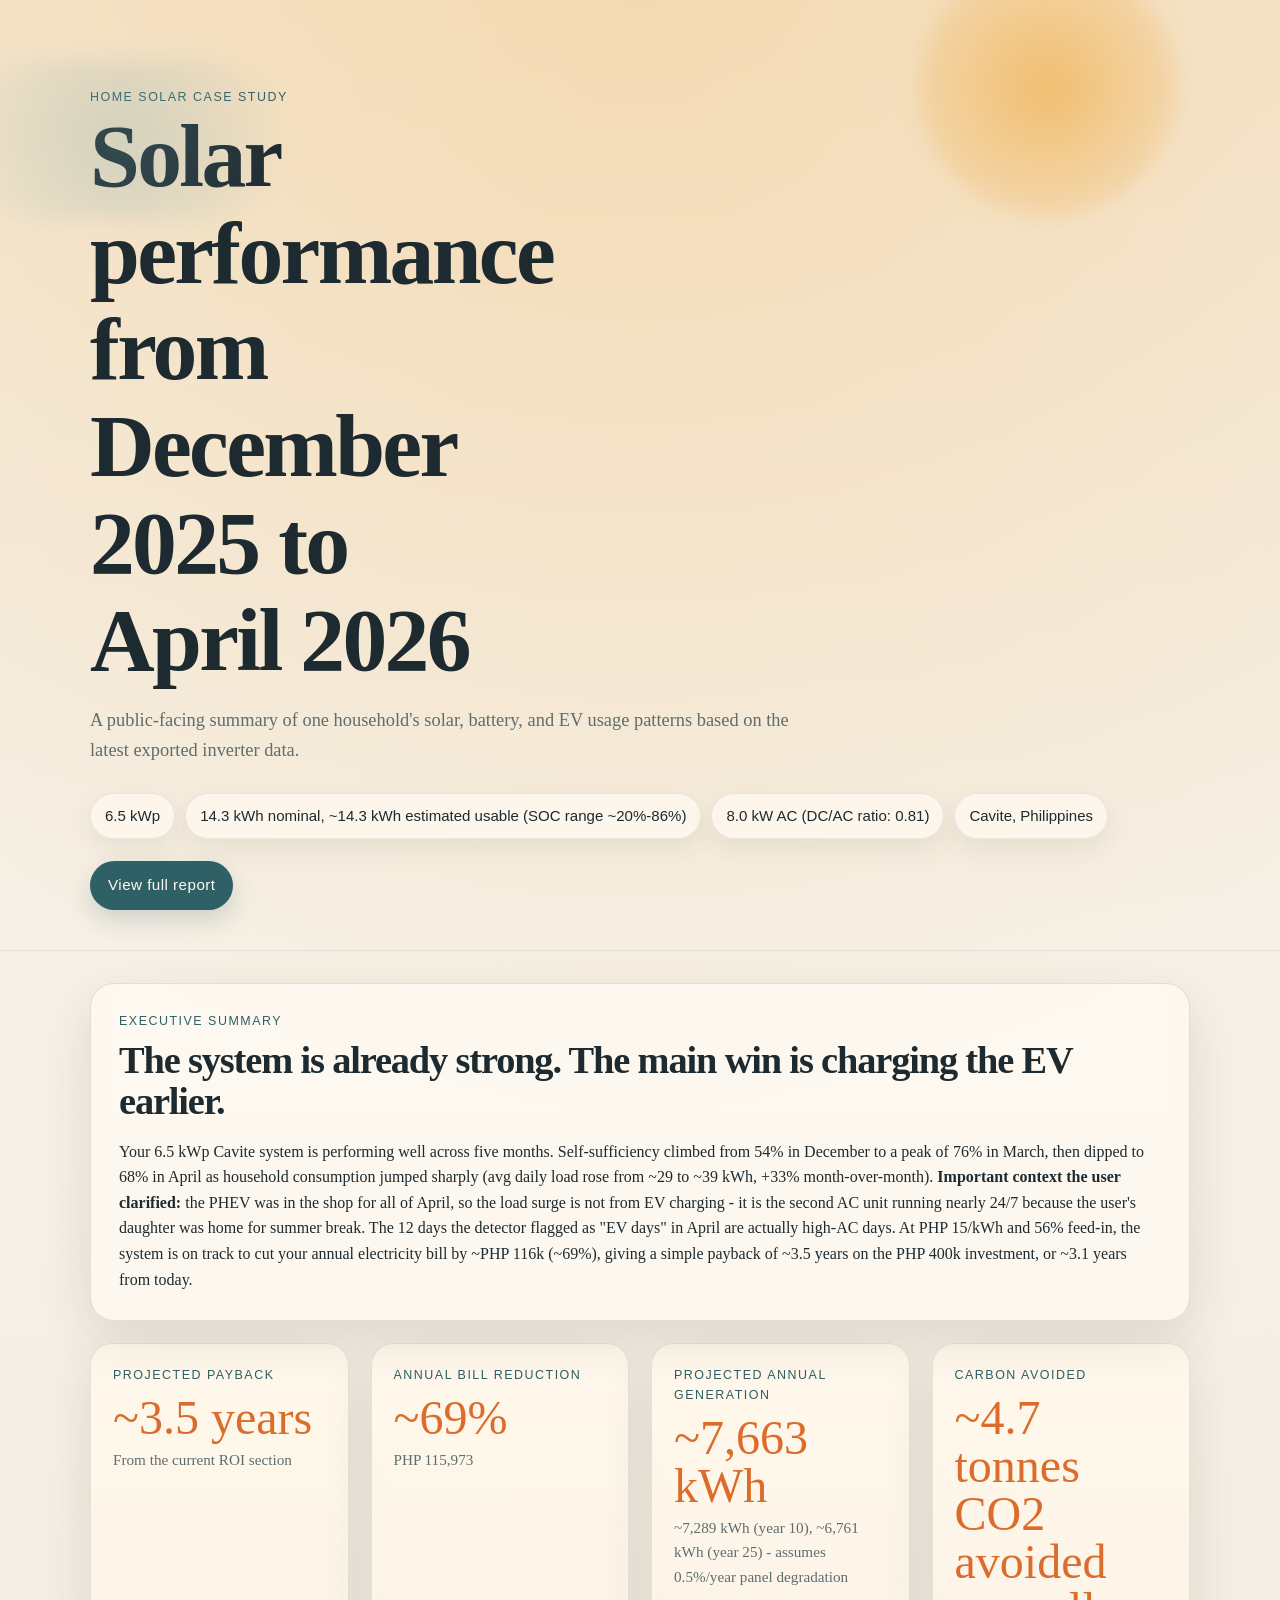
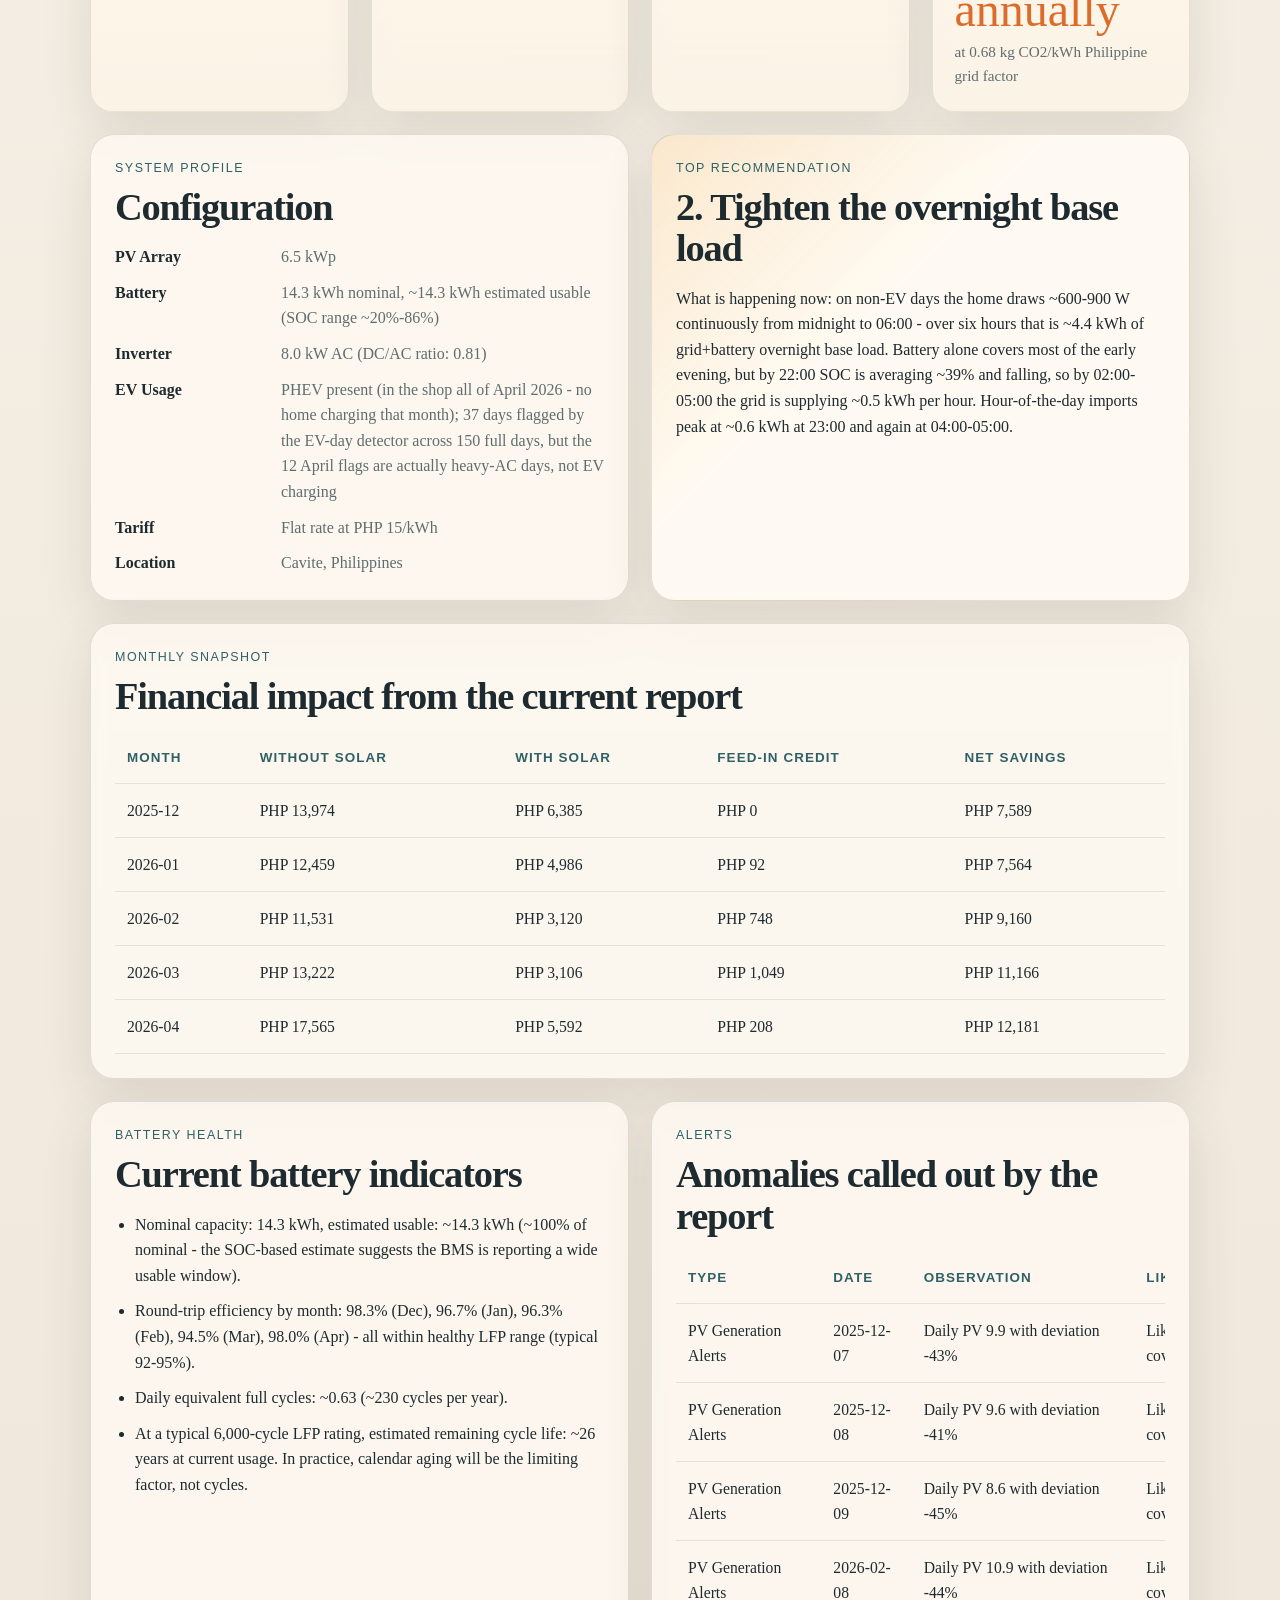
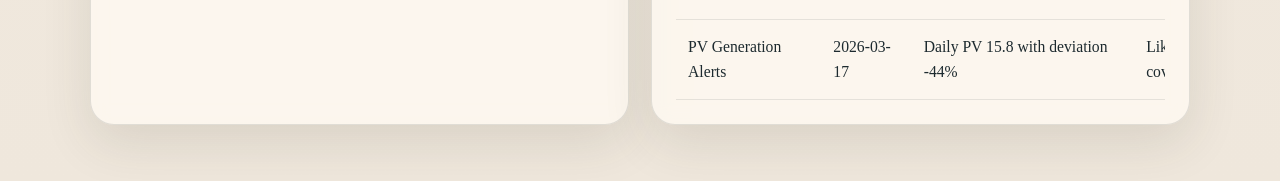
<file: index.html>
<!DOCTYPE html>
<html lang="en">
  <head>
    <meta charset="UTF-8" />
    <meta name="viewport" content="width=device-width, initial-scale=1.0" />
    <title>Residential 6.5 kWp Solar Performance Report — Philippines (December 2025-April 2026)</title>
    <meta name="description" content="Real residential solar performance from December 2025 to April 2026: kWh generation, self-sufficiency, bill savings, ROI payback, and battery behavior for a 6.5 kWp system in Cavite, Philippines." />
    <meta name="author" content="Ken Marfilla" />
    <meta name="robots" content="index,follow" />
    <link rel="canonical" href="https://marfillaster.github.io/solar-report/" />
    <meta property="og:type" content="article" />
    <meta property="og:site_name" content="Solar Performance Report" />
    <meta property="og:title" content="Residential 6.5 kWp Solar Performance Report — Philippines (December 2025-April 2026)" />
    <meta property="og:description" content="Real residential solar performance from December 2025 to April 2026: kWh generation, self-sufficiency, bill savings, ROI payback, and battery behavior for a 6.5 kWp system in Cavite, Philippines." />
    <meta property="og:url" content="https://marfillaster.github.io/solar-report/" />
    <meta property="og:image" content="https://marfillaster.github.io/solar-report/og-image.png" />
    <meta property="og:locale" content="en_PH" />
    <meta name="twitter:card" content="summary_large_image" />
    <meta name="twitter:title" content="Residential 6.5 kWp Solar Performance Report — Philippines (December 2025-April 2026)" />
    <meta name="twitter:description" content="Real residential solar performance from December 2025 to April 2026: kWh generation, self-sufficiency, bill savings, ROI payback, and battery behavior for a 6.5 kWp system in Cavite, Philippines." />
    <meta name="twitter:image" content="https://marfillaster.github.io/solar-report/og-image.png" />
    <script type="application/ld+json">{"@context":"https://schema.org","@type":"Article","headline":"Residential 6.5 kWp Solar Performance Report — Philippines (December 2025-April 2026)","description":"Real residential solar performance from December 2025 to April 2026: kWh generation, self-sufficiency, bill savings, ROI payback, and battery behavior for a 6.5 kWp system in Cavite, Philippines.","url":"https://marfillaster.github.io/solar-report/","image":"https://marfillaster.github.io/solar-report/og-image.png","author":{"@type":"Person","name":"Ken Marfilla"},"publisher":{"@type":"Person","name":"Ken Marfilla"},"inLanguage":"en"}</script>
    <link rel="stylesheet" href="./styles.css" />
    <!-- Google tag (gtag.js) -->
    <script async src="https://www.googletagmanager.com/gtag/js?id=G-S37EV14XH2"></script>
    <script>
      window.dataLayer = window.dataLayer || [];
      function gtag(){dataLayer.push(arguments);}
      gtag('js', new Date());
      gtag('config', 'G-S37EV14XH2');
    </script>
  </head>
  <body>
    <header class="hero">
      <div class="hero__glow hero__glow--sun"></div>
      <div class="hero__glow hero__glow--sky"></div>
      <div class="wrap">
        <p class="eyebrow">Home Solar Case Study</p>
        <h1>Solar performance from December 2025 to April 2026</h1>
        <p class="lede">
          A public-facing summary of one household's solar, battery, and EV usage
          patterns based on the latest exported inverter data.
        </p>
        <div class="hero__meta">
          <span>6.5 kWp</span>
          <span>14.3 kWh nominal, ~14.3 kWh estimated usable (SOC range ~20%-86%)</span>
          <span>8.0 kW AC (DC/AC ratio: 0.81)</span>
          <span>Cavite, Philippines</span>
        </div>
        <p class="hero__actions">
          <a class="button" href="./full-report.html">View full report</a>
        </p>
      </div>
    </header>

    <main class="wrap stack">
      <section class="card card--summary">
        <div class="section-heading">
          <p class="section-label">Executive Summary</p>
          <h2>The system is already strong. The main win is charging the EV earlier.</h2>
        </div>
        <p>Your 6.5 kWp Cavite system is performing well across five months. Self-sufficiency climbed from 54% in December to a peak of 76% in March, then dipped to 68% in April as household consumption jumped sharply (avg daily load rose from ~29 to ~39 kWh, +33% month-over-month). <strong>Important context the user clarified:</strong> the PHEV was in the shop for all of April, so the load surge is not from EV charging - it is the second AC unit running nearly 24/7 because the user&#x27;s daughter was home for summer break. The 12 days the detector flagged as &quot;EV days&quot; in April are actually high-AC days. At PHP 15/kWh and 56% feed-in, the system is on track to cut your annual electricity bill by ~PHP 116k (~69%), giving a simple payback of ~3.5 years on the PHP 400k investment, or ~3.1 years from today.</p>
      </section>

      <section class="metrics-grid">
        <article class="metric-card">
          <p class="metric-card__label">Projected Payback</p>
          <p class="metric-card__value">~3.5 years</p>
          <p class="metric-card__detail">From the current ROI section</p>
        </article>
        <article class="metric-card">
          <p class="metric-card__label">Annual Bill Reduction</p>
          <p class="metric-card__value">~69%</p>
          <p class="metric-card__detail">PHP 115,973</p>
        </article>
        <article class="metric-card">
          <p class="metric-card__label">Projected Annual Generation</p>
          <p class="metric-card__value">~7,663 kWh</p>
          <p class="metric-card__detail">~7,289 kWh (year 10), ~6,761 kWh (year 25) - assumes 0.5%/year panel degradation</p>
        </article>
        <article class="metric-card">
          <p class="metric-card__label">Carbon Avoided</p>
          <p class="metric-card__value">~4.7 tonnes CO2 avoided annually</p>
          <p class="metric-card__detail">at 0.68 kg CO2/kWh Philippine grid factor</p>
        </article>
      </section>

      <section class="two-up">
        <article class="card">
          <div class="section-heading">
            <p class="section-label">System Profile</p>
            <h2>Configuration</h2>
          </div>
          <dl class="spec-grid">
            <dt>PV Array</dt>
            <dd>6.5 kWp</dd>
            <dt>Battery</dt>
            <dd>14.3 kWh nominal, ~14.3 kWh estimated usable (SOC range ~20%-86%)</dd>
            <dt>Inverter</dt>
            <dd>8.0 kW AC (DC/AC ratio: 0.81)</dd>
            <dt>EV Usage</dt>
            <dd>PHEV present (in the shop all of April 2026 - no home charging that month); 37 days flagged by the EV-day detector across 150 full days, but the 12 April flags are actually heavy-AC days, not EV charging</dd>
            <dt>Tariff</dt>
            <dd>Flat rate at PHP 15/kWh</dd>
            <dt>Location</dt>
            <dd>Cavite, Philippines</dd>
          </dl>
        </article>

        <article class="card accent-card">
          <div class="section-heading">
            <p class="section-label">Top Recommendation</p>
            <h2>2. Tighten the overnight base load</h2>
          </div>
          <p>What is happening now: on non-EV days the home draws ~600-900 W continuously from midnight to 06:00 - over six hours that is ~4.4 kWh of grid+battery overnight base load. Battery alone covers most of the early evening, but by 22:00 SOC is averaging ~39% and falling, so by 02:00-05:00 the grid is supplying ~0.5 kWh per hour. Hour-of-the-day imports peak at ~0.6 kWh at 23:00 and again at 04:00-05:00.</p>
        </article>
      </section>

      <section class="card">
        <div class="section-heading">
          <p class="section-label">Monthly Snapshot</p>
          <h2>Financial impact from the current report</h2>
        </div>
        <div class="table-scroll"><table><thead><tr><th>Month</th><th>Without Solar</th><th>With Solar</th><th>Feed-in Credit</th><th>Net Savings</th></tr></thead><tbody><tr><td>2025-12</td><td>PHP 13,974</td><td>PHP 6,385</td><td>PHP 0</td><td>PHP 7,589</td></tr><tr><td>2026-01</td><td>PHP 12,459</td><td>PHP 4,986</td><td>PHP 92</td><td>PHP 7,564</td></tr><tr><td>2026-02</td><td>PHP 11,531</td><td>PHP 3,120</td><td>PHP 748</td><td>PHP 9,160</td></tr><tr><td>2026-03</td><td>PHP 13,222</td><td>PHP 3,106</td><td>PHP 1,049</td><td>PHP 11,166</td></tr><tr><td>2026-04</td><td>PHP 17,565</td><td>PHP 5,592</td><td>PHP 208</td><td>PHP 12,181</td></tr></tbody></table></div>
      </section>

      <section class="two-up">
        <article class="card">
          <div class="section-heading">
            <p class="section-label">Battery Health</p>
            <h2>Current battery indicators</h2>
          </div>
          <ul class="clean-list">
            <li>Nominal capacity: 14.3 kWh, estimated usable: ~14.3 kWh (~100% of nominal - the SOC-based estimate suggests the BMS is reporting a wide usable window).</li><li>Round-trip efficiency by month: 98.3% (Dec), 96.7% (Jan), 96.3% (Feb), 94.5% (Mar), 98.0% (Apr) - all within healthy LFP range (typical 92-95%).</li><li>Daily equivalent full cycles: ~0.63 (~230 cycles per year).</li><li>At a typical 6,000-cycle LFP rating, estimated remaining cycle life: ~26 years at current usage. In practice, calendar aging will be the limiting factor, not cycles.</li>
          </ul>
        </article>

        <article class="card">
          <div class="section-heading">
            <p class="section-label">Alerts</p>
            <h2>Anomalies called out by the report</h2>
          </div>
          <div class="table-scroll"><table><thead><tr><th>Type</th><th>Date</th><th>Observation</th><th>Likely Cause</th></tr></thead><tbody><tr><td>PV Generation Alerts</td><td>2025-12-07</td><td>Daily PV 9.9 with deviation -43%</td><td>Likely heavy cloud cover</td></tr><tr><td>PV Generation Alerts</td><td>2025-12-08</td><td>Daily PV 9.6 with deviation -41%</td><td>Likely heavy cloud cover</td></tr><tr><td>PV Generation Alerts</td><td>2025-12-09</td><td>Daily PV 8.6 with deviation -45%</td><td>Likely heavy cloud cover</td></tr><tr><td>PV Generation Alerts</td><td>2026-02-08</td><td>Daily PV 10.9 with deviation -44%</td><td>Likely heavy cloud cover</td></tr><tr><td>PV Generation Alerts</td><td>2026-03-17</td><td>Daily PV 15.8 with deviation -44%</td><td>Likely heavy cloud cover</td></tr></tbody></table></div>
        </article>
      </section>
    </main>
  </body>
</html>
</file>
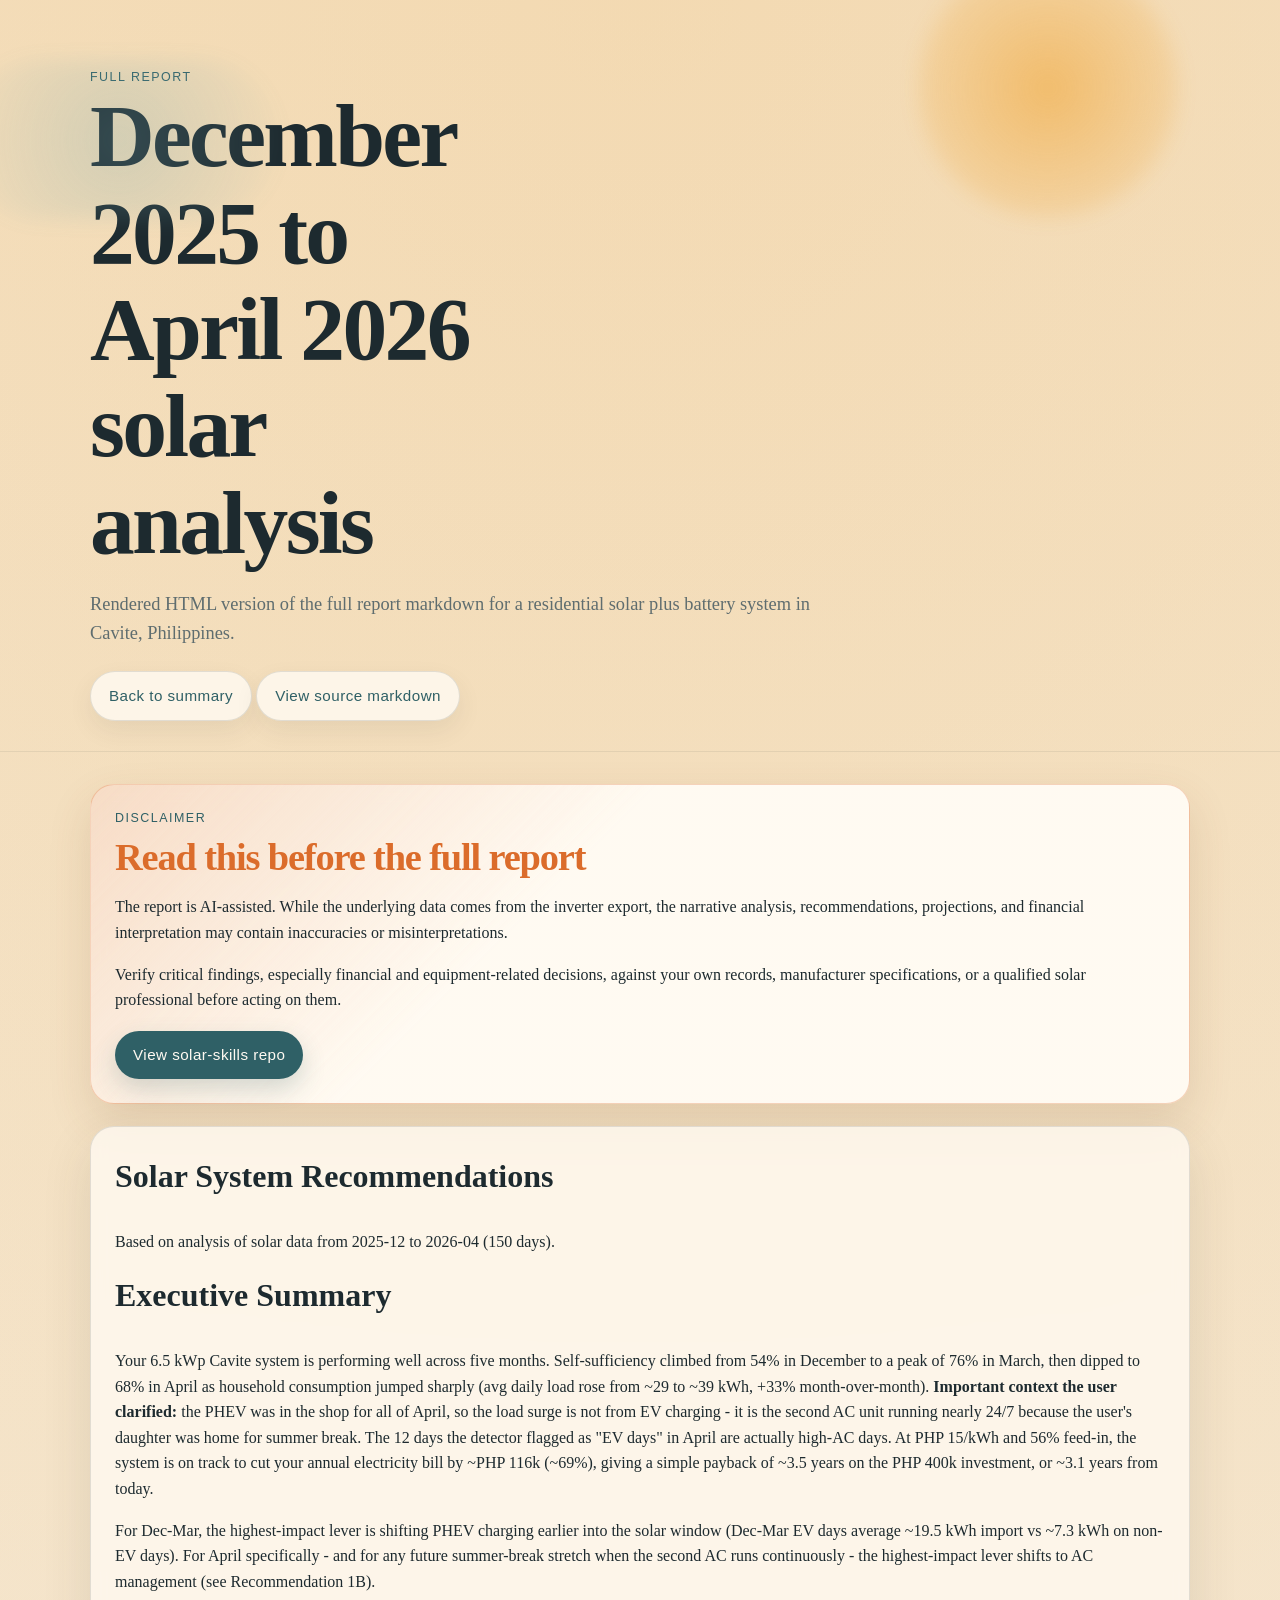
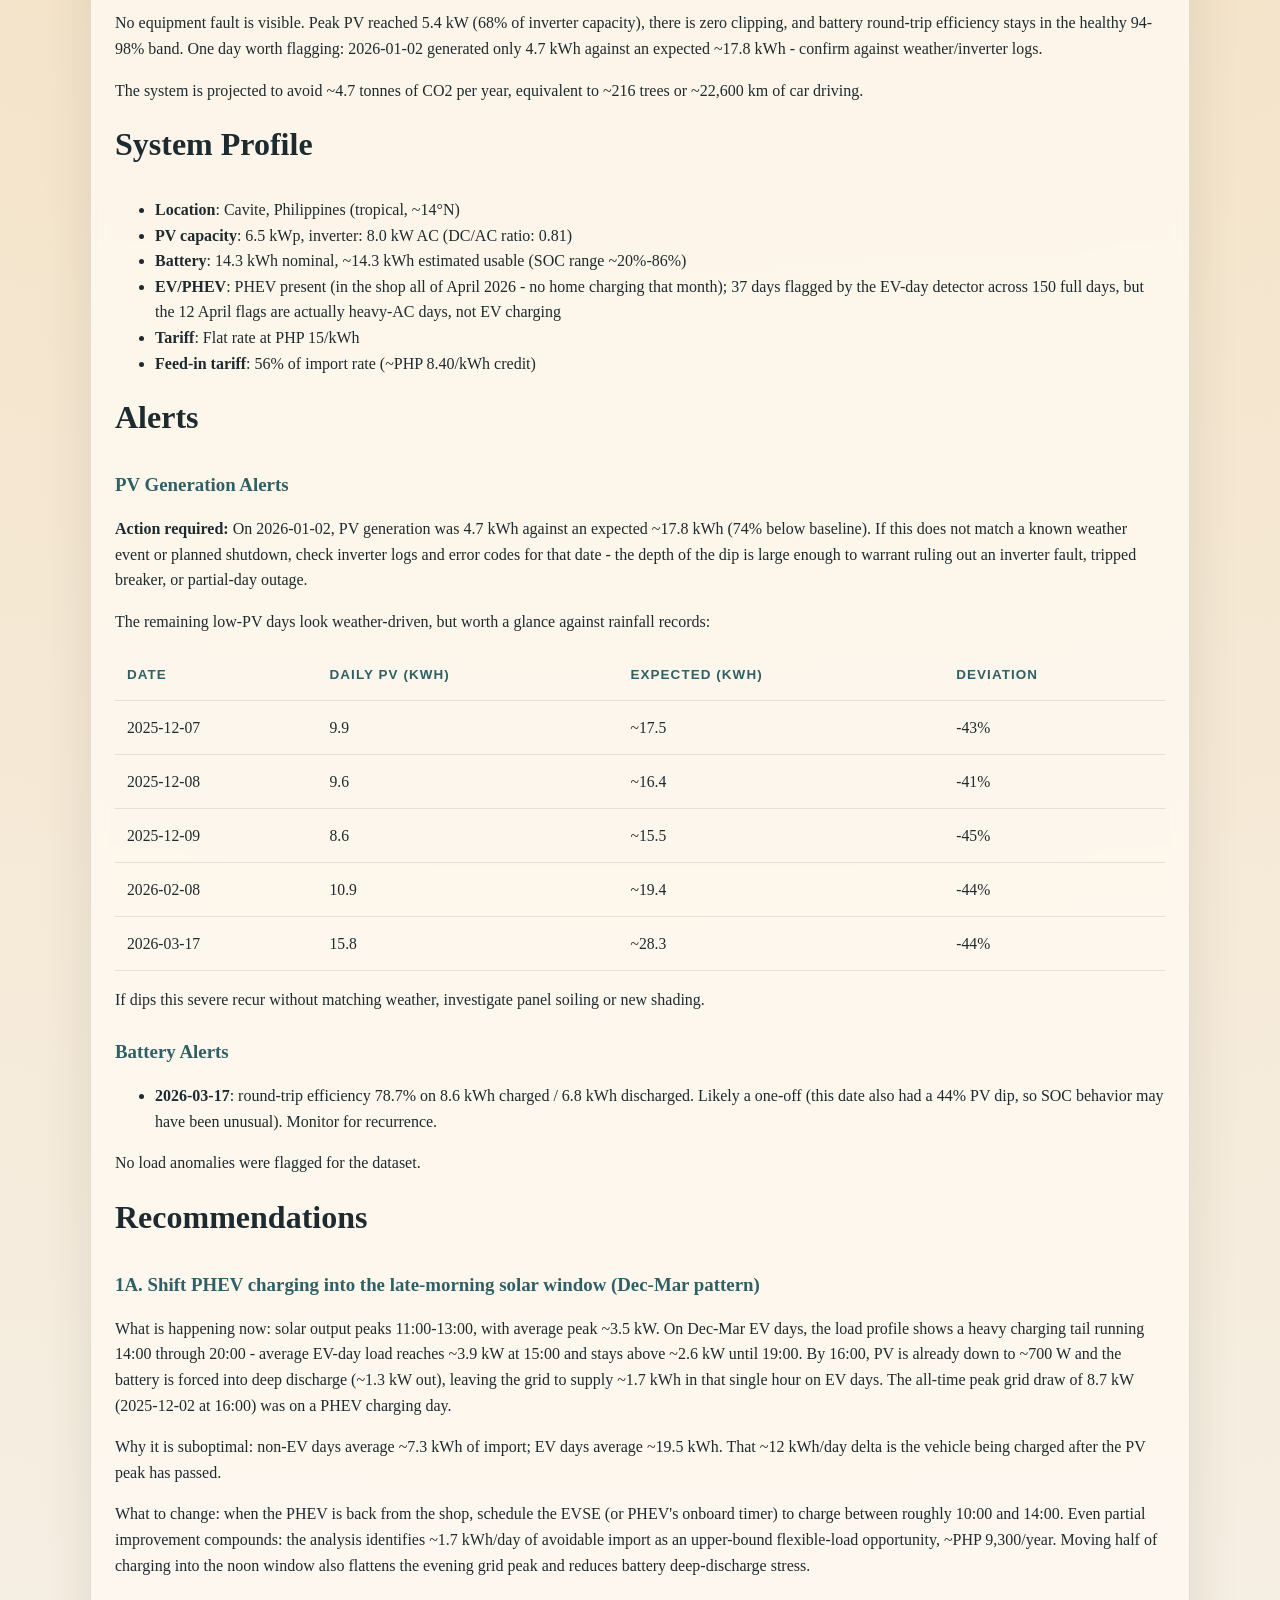
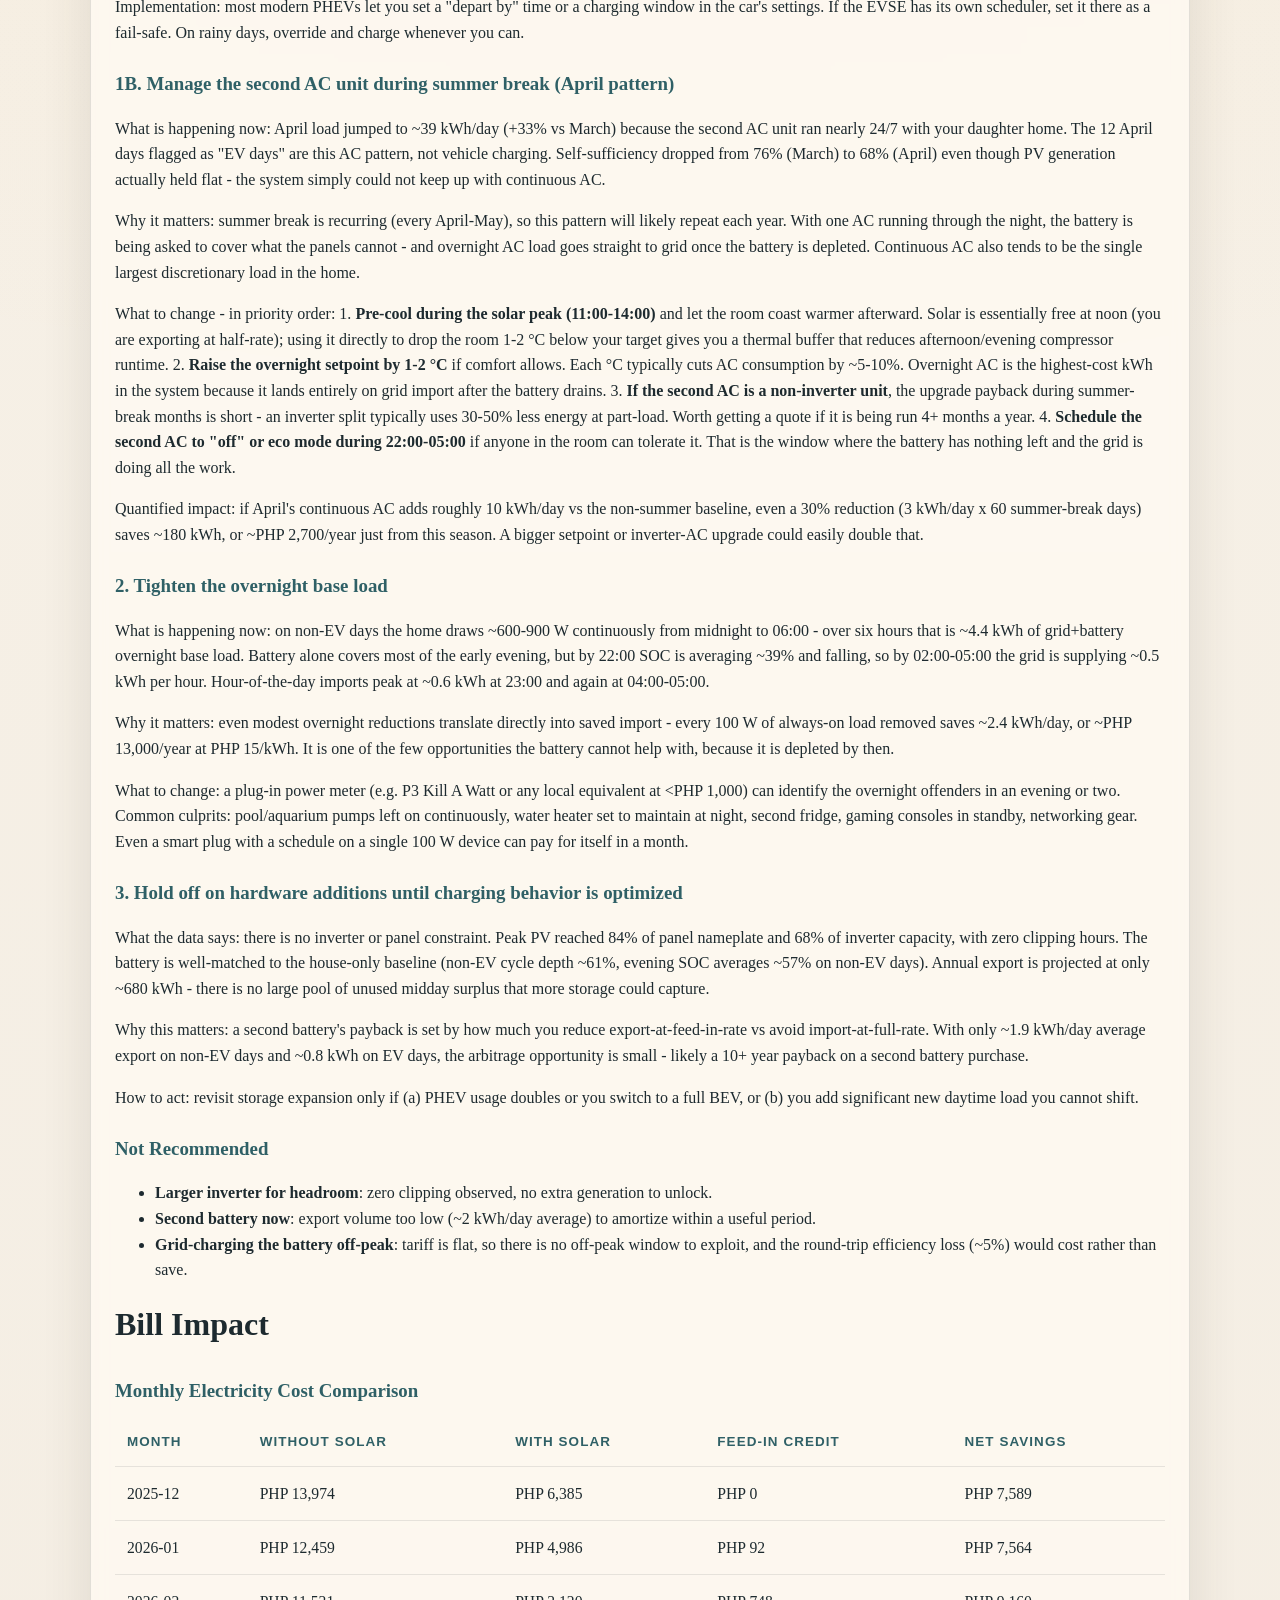
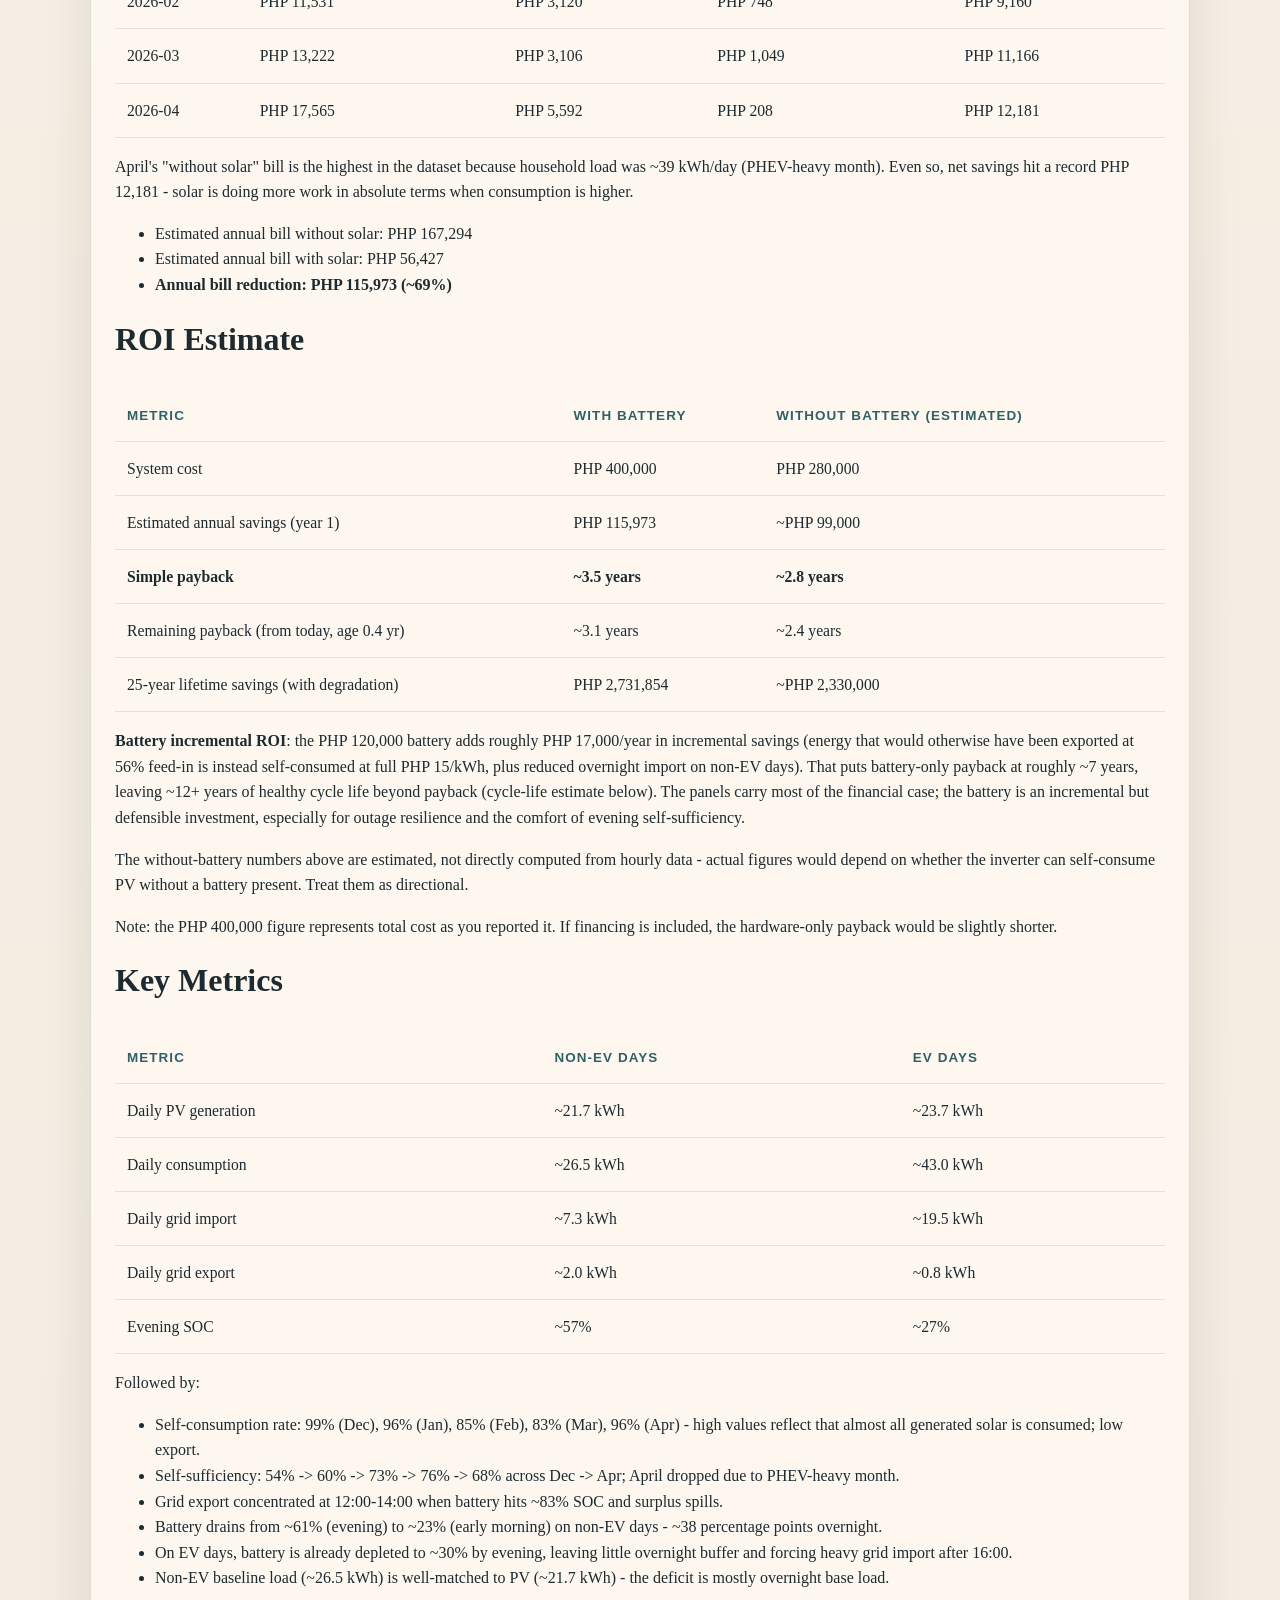
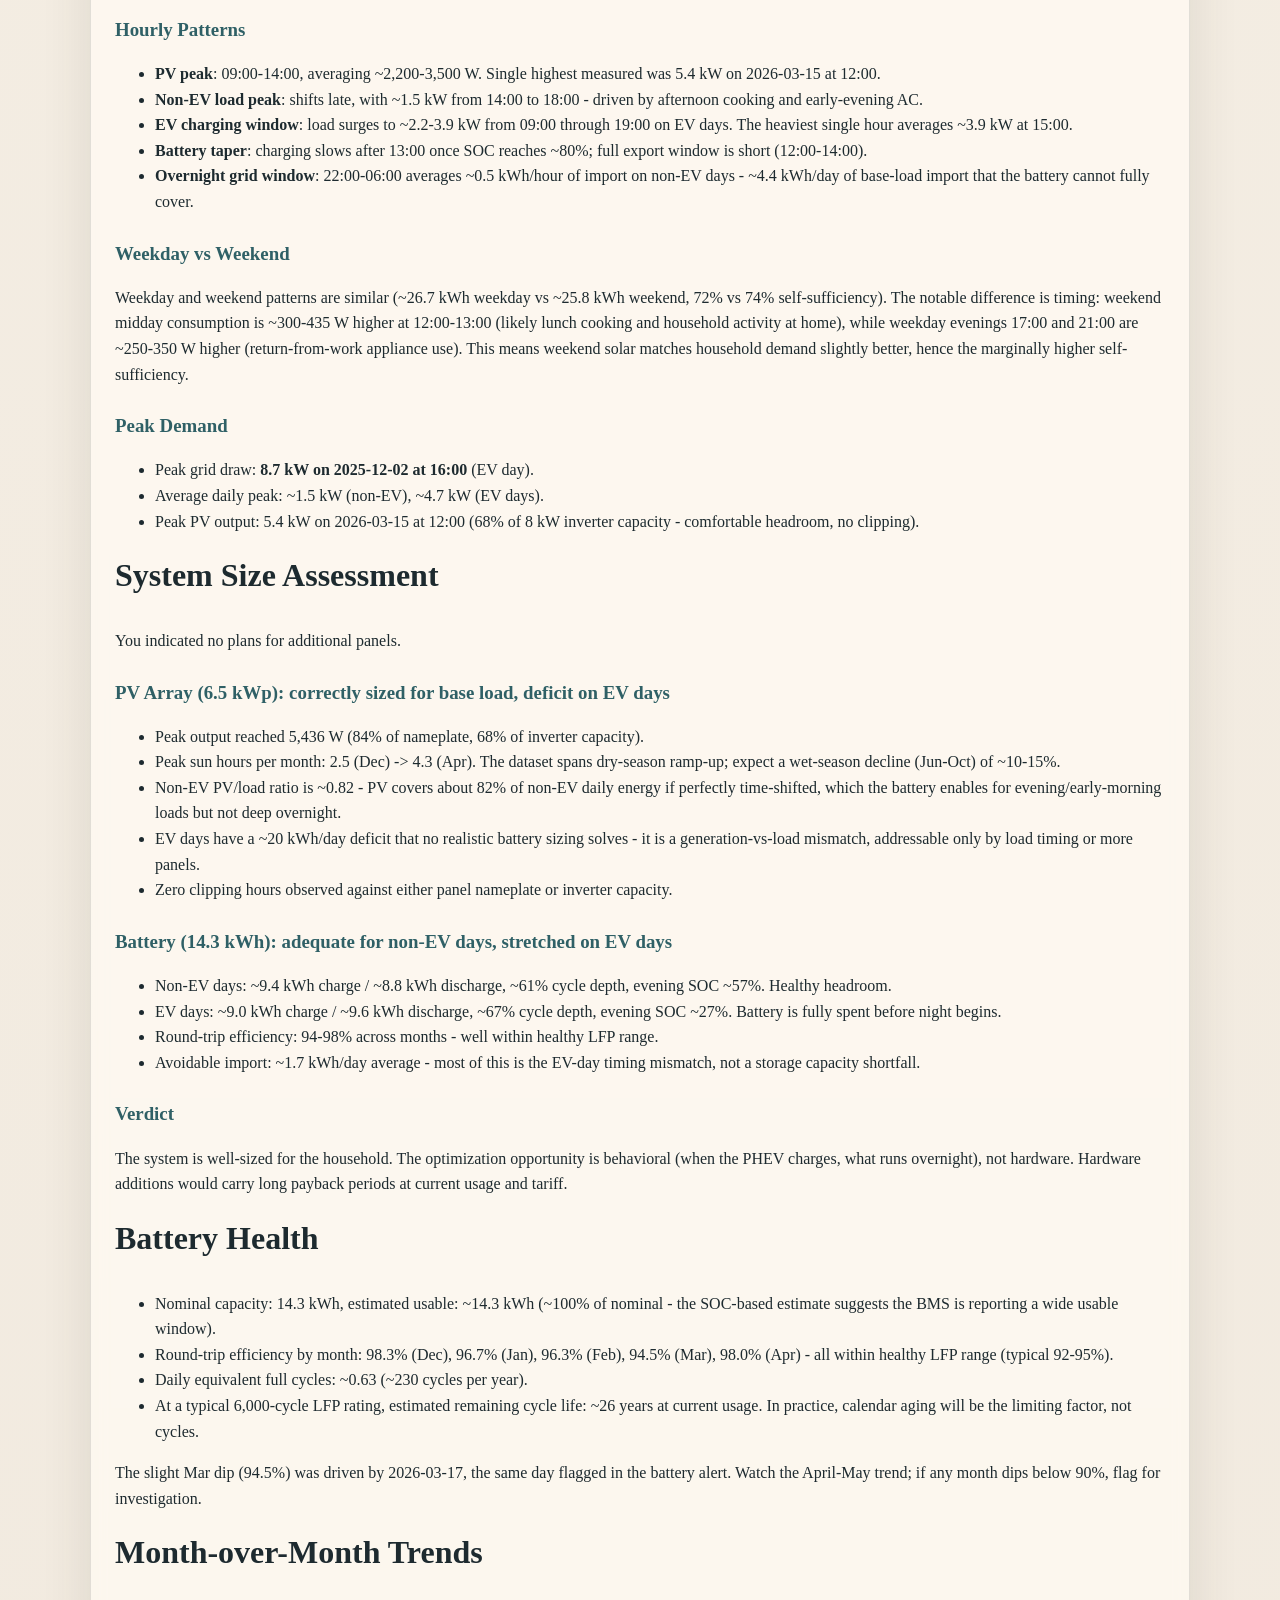
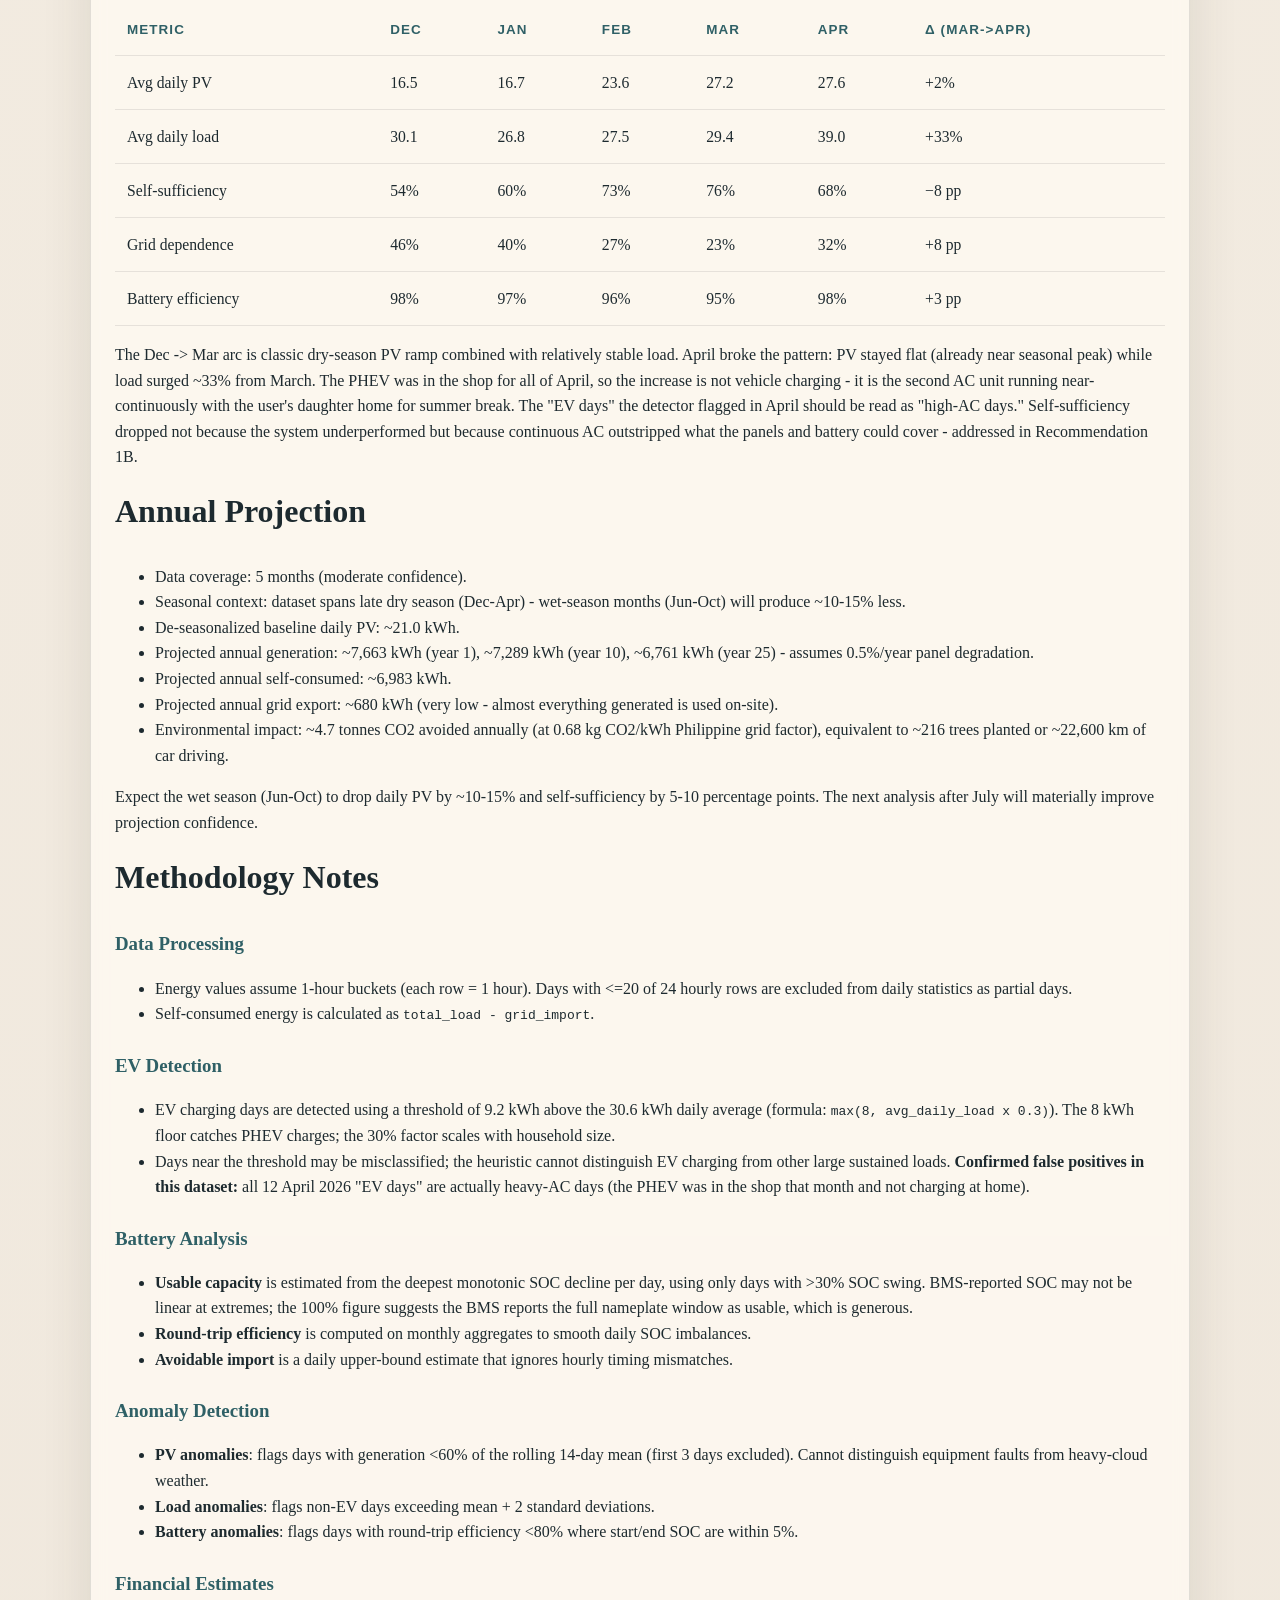
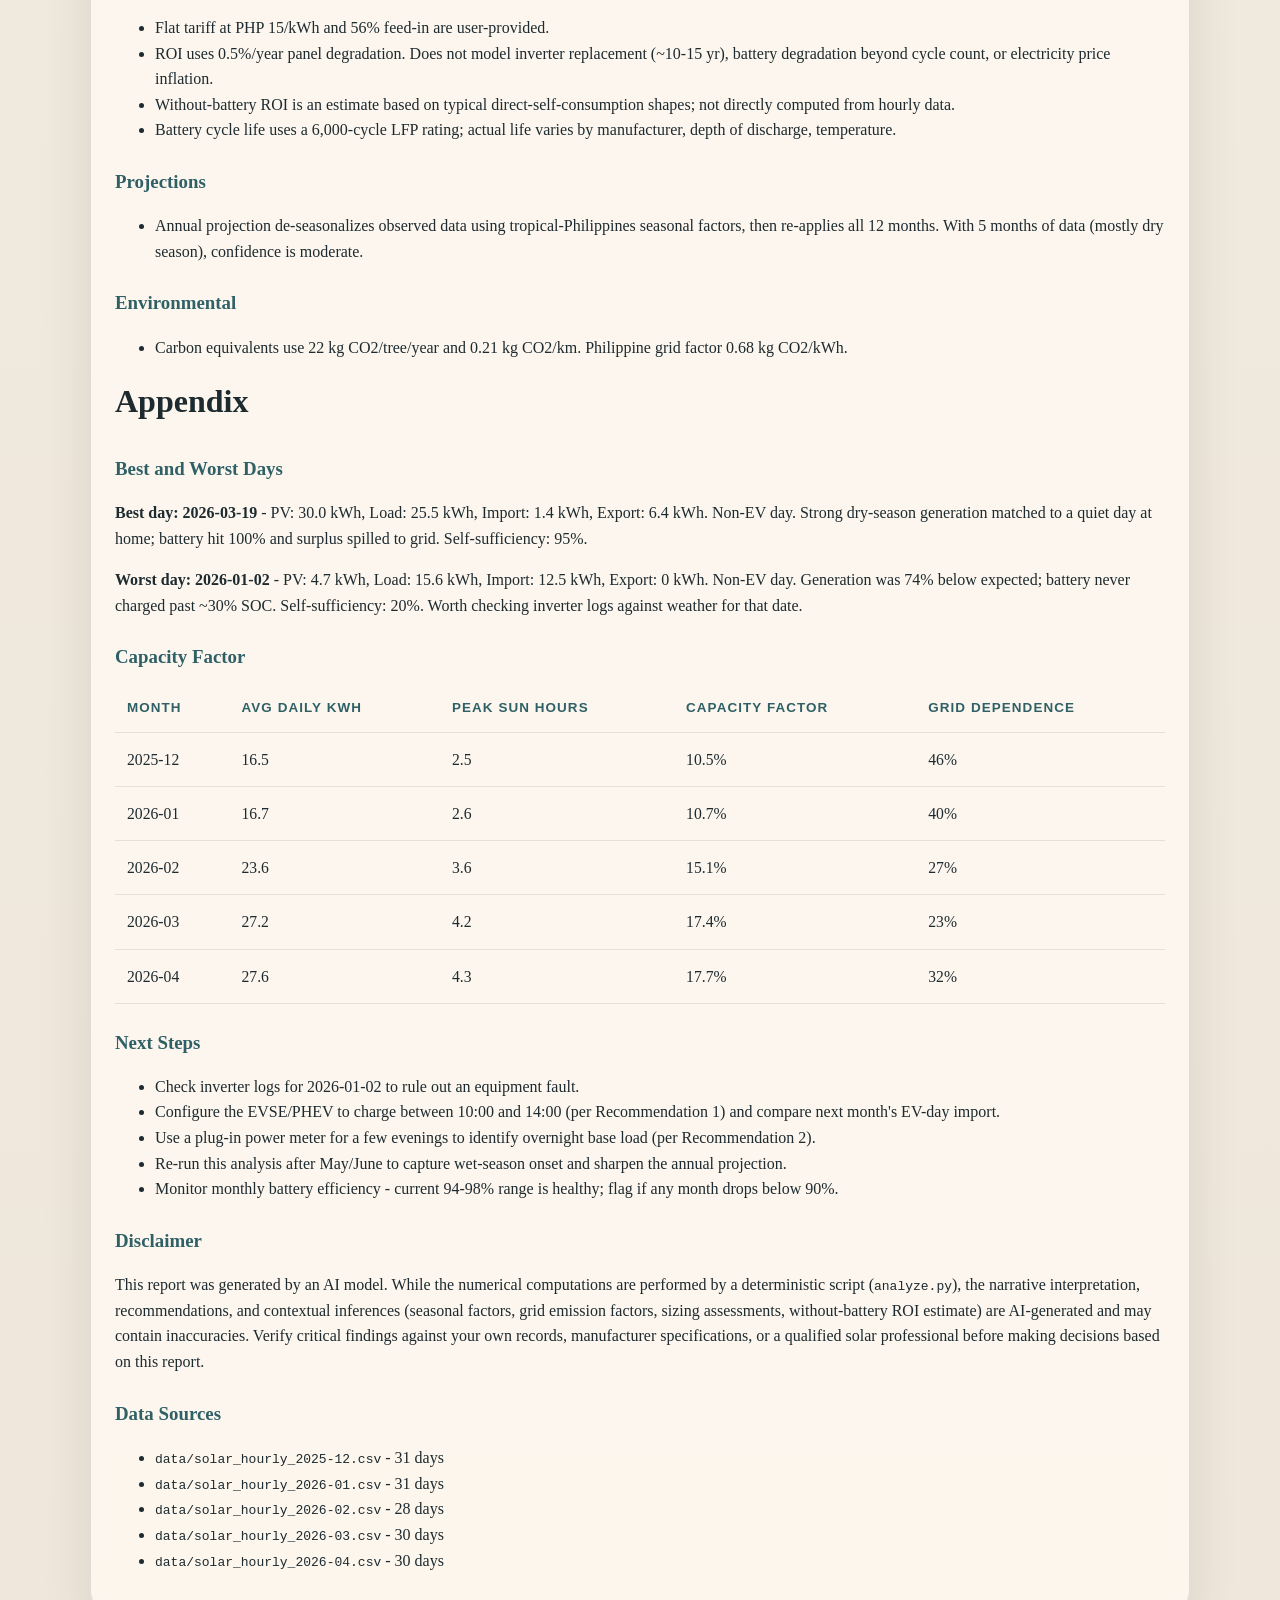
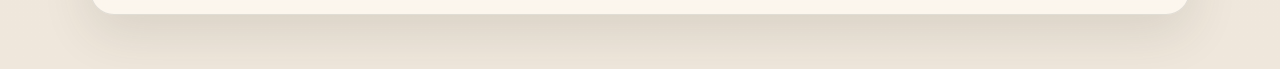
<file: full-report.html>
<!DOCTYPE html>
<html lang="en">
  <head>
    <meta charset="UTF-8" />
    <meta name="viewport" content="width=device-width, initial-scale=1.0" />
    <title>Full Residential Solar Performance Report — Philippines (December 2025-April 2026)</title>
    <meta name="description" content="Detailed monthly solar generation, self-sufficiency, ROI, battery health, and grid feed-in figures for a 6.5 kWp residential system in Cavite, Philippines, covering December 2025 to April 2026." />
    <meta name="author" content="Ken Marfilla" />
    <meta name="robots" content="index,follow" />
    <link rel="canonical" href="https://marfillaster.github.io/solar-report/full-report.html" />
    <meta property="og:type" content="article" />
    <meta property="og:site_name" content="Solar Performance Report" />
    <meta property="og:title" content="Full Residential Solar Performance Report — Philippines (December 2025-April 2026)" />
    <meta property="og:description" content="Detailed monthly solar generation, self-sufficiency, ROI, battery health, and grid feed-in figures for a 6.5 kWp residential system in Cavite, Philippines, covering December 2025 to April 2026." />
    <meta property="og:url" content="https://marfillaster.github.io/solar-report/full-report.html" />
    <meta property="og:image" content="https://marfillaster.github.io/solar-report/og-image.png" />
    <meta property="og:locale" content="en_PH" />
    <meta name="twitter:card" content="summary_large_image" />
    <meta name="twitter:title" content="Full Residential Solar Performance Report — Philippines (December 2025-April 2026)" />
    <meta name="twitter:description" content="Detailed monthly solar generation, self-sufficiency, ROI, battery health, and grid feed-in figures for a 6.5 kWp residential system in Cavite, Philippines, covering December 2025 to April 2026." />
    <meta name="twitter:image" content="https://marfillaster.github.io/solar-report/og-image.png" />
    <script type="application/ld+json">{"@context":"https://schema.org","@type":"Article","headline":"Full Residential Solar Performance Report — Philippines (December 2025-April 2026)","description":"Detailed monthly solar generation, self-sufficiency, ROI, battery health, and grid feed-in figures for a 6.5 kWp residential system in Cavite, Philippines, covering December 2025 to April 2026.","url":"https://marfillaster.github.io/solar-report/full-report.html","image":"https://marfillaster.github.io/solar-report/og-image.png","author":{"@type":"Person","name":"Ken Marfilla"},"publisher":{"@type":"Person","name":"Ken Marfilla"},"inLanguage":"en"}</script>
    <link rel="stylesheet" href="./styles.css" />
    <!-- Google tag (gtag.js) -->
    <script async src="https://www.googletagmanager.com/gtag/js?id=G-S37EV14XH2"></script>
    <script>
      window.dataLayer = window.dataLayer || [];
      function gtag(){dataLayer.push(arguments);}
      gtag('js', new Date());
      gtag('config', 'G-S37EV14XH2');
    </script>
  </head>
  <body>
    <header class="hero hero--compact">
      <div class="hero__glow hero__glow--sun"></div>
      <div class="hero__glow hero__glow--sky"></div>
      <div class="wrap">
        <p class="eyebrow">Full Report</p>
        <h1>December 2025 to April 2026 solar analysis</h1>
        <p class="lede">
          Rendered HTML version of the full report markdown for a residential
          solar plus battery system in Cavite, Philippines.
        </p>
        <p class="hero__actions">
          <a class="button button--secondary" href="./index.html">Back to summary</a>
          <a class="button button--secondary" href="./solar-analysis.md">View source markdown</a>
        </p>
      </div>
    </header>

    <main class="wrap stack">
      <section class="card notice-card">
        <div class="section-heading">
          <p class="section-label">Disclaimer</p>
          <h2>Read this before the full report</h2>
        </div>
        <p>
          The report is AI-assisted. While the underlying data comes from the
          inverter export, the narrative analysis, recommendations, projections,
          and financial interpretation may contain inaccuracies or
          misinterpretations.
        </p>
        <p>
          Verify critical findings, especially financial and equipment-related
          decisions, against your own records, manufacturer specifications, or a
          qualified solar professional before acting on them.
        </p>
        <p class="notice-card__actions">
          <a class="button" href="https://github.com/marfillaster/solar-skills">View solar-skills repo</a>
        </p>
      </section>
      <article class="card report">
        <h2>Solar System Recommendations</h2>
<p>Based on analysis of solar data from 2025-12 to 2026-04 (150 days).</p>
<h2>Executive Summary</h2>
<p>Your 6.5 kWp Cavite system is performing well across five months. Self-sufficiency climbed from 54% in December to a peak of 76% in March, then dipped to 68% in April as household consumption jumped sharply (avg daily load rose from ~29 to ~39 kWh, +33% month-over-month). <strong>Important context the user clarified:</strong> the PHEV was in the shop for all of April, so the load surge is not from EV charging - it is the second AC unit running nearly 24/7 because the user&#x27;s daughter was home for summer break. The 12 days the detector flagged as &quot;EV days&quot; in April are actually high-AC days. At PHP 15/kWh and 56% feed-in, the system is on track to cut your annual electricity bill by ~PHP 116k (~69%), giving a simple payback of ~3.5 years on the PHP 400k investment, or ~3.1 years from today.</p>
<p>For Dec-Mar, the highest-impact lever is shifting PHEV charging earlier into the solar window (Dec-Mar EV days average ~19.5 kWh import vs ~7.3 kWh on non-EV days). For April specifically - and for any future summer-break stretch when the second AC runs continuously - the highest-impact lever shifts to AC management (see Recommendation 1B).</p>
<p>No equipment fault is visible. Peak PV reached 5.4 kW (68% of inverter capacity), there is zero clipping, and battery round-trip efficiency stays in the healthy 94-98% band. One day worth flagging: 2026-01-02 generated only 4.7 kWh against an expected ~17.8 kWh - confirm against weather/inverter logs.</p>
<p>The system is projected to avoid ~4.7 tonnes of CO2 per year, equivalent to ~216 trees or ~22,600 km of car driving.</p>
<h2>System Profile</h2>
<ul>
<li><strong>Location</strong>: Cavite, Philippines (tropical, ~14°N)</li>
<li><strong>PV capacity</strong>: 6.5 kWp, inverter: 8.0 kW AC (DC/AC ratio: 0.81)</li>
<li><strong>Battery</strong>: 14.3 kWh nominal, ~14.3 kWh estimated usable (SOC range ~20%-86%)</li>
<li><strong>EV/PHEV</strong>: PHEV present (in the shop all of April 2026 - no home charging that month); 37 days flagged by the EV-day detector across 150 full days, but the 12 April flags are actually heavy-AC days, not EV charging</li>
<li><strong>Tariff</strong>: Flat rate at PHP 15/kWh</li>
<li><strong>Feed-in tariff</strong>: 56% of import rate (~PHP 8.40/kWh credit)</li>
</ul>
<h2>Alerts</h2>
<h3>PV Generation Alerts</h3>
<p><strong>Action required:</strong> On 2026-01-02, PV generation was 4.7 kWh against an expected ~17.8 kWh (74% below baseline). If this does not match a known weather event or planned shutdown, check inverter logs and error codes for that date - the depth of the dip is large enough to warrant ruling out an inverter fault, tripped breaker, or partial-day outage.</p>
<p>The remaining low-PV days look weather-driven, but worth a glance against rainfall records:</p>
<div class="table-scroll"><table><thead><tr><th>Date</th><th>Daily PV (kWh)</th><th>Expected (kWh)</th><th>Deviation</th></tr></thead><tbody><tr><td>2025-12-07</td><td>9.9</td><td>~17.5</td><td>-43%</td></tr><tr><td>2025-12-08</td><td>9.6</td><td>~16.4</td><td>-41%</td></tr><tr><td>2025-12-09</td><td>8.6</td><td>~15.5</td><td>-45%</td></tr><tr><td>2026-02-08</td><td>10.9</td><td>~19.4</td><td>-44%</td></tr><tr><td>2026-03-17</td><td>15.8</td><td>~28.3</td><td>-44%</td></tr></tbody></table></div>
<p>If dips this severe recur without matching weather, investigate panel soiling or new shading.</p>
<h3>Battery Alerts</h3>
<ul>
<li><strong>2026-03-17</strong>: round-trip efficiency 78.7% on 8.6 kWh charged / 6.8 kWh discharged. Likely a one-off (this date also had a 44% PV dip, so SOC behavior may have been unusual). Monitor for recurrence.</li>
</ul>
<p>No load anomalies were flagged for the dataset.</p>
<h2>Recommendations</h2>
<h3>1A. Shift PHEV charging into the late-morning solar window (Dec-Mar pattern)</h3>
<p>What is happening now: solar output peaks 11:00-13:00, with average peak ~3.5 kW. On Dec-Mar EV days, the load profile shows a heavy charging tail running 14:00 through 20:00 - average EV-day load reaches ~3.9 kW at 15:00 and stays above ~2.6 kW until 19:00. By 16:00, PV is already down to ~700 W and the battery is forced into deep discharge (~1.3 kW out), leaving the grid to supply ~1.7 kWh in that single hour on EV days. The all-time peak grid draw of 8.7 kW (2025-12-02 at 16:00) was on a PHEV charging day.</p>
<p>Why it is suboptimal: non-EV days average ~7.3 kWh of import; EV days average ~19.5 kWh. That ~12 kWh/day delta is the vehicle being charged after the PV peak has passed.</p>
<p>What to change: when the PHEV is back from the shop, schedule the EVSE (or PHEV&#x27;s onboard timer) to charge between roughly 10:00 and 14:00. Even partial improvement compounds: the analysis identifies ~1.7 kWh/day of avoidable import as an upper-bound flexible-load opportunity, ~PHP 9,300/year. Moving half of charging into the noon window also flattens the evening grid peak and reduces battery deep-discharge stress.</p>
<p>Implementation: most modern PHEVs let you set a &quot;depart by&quot; time or a charging window in the car&#x27;s settings. If the EVSE has its own scheduler, set it there as a fail-safe. On rainy days, override and charge whenever you can.</p>
<h3>1B. Manage the second AC unit during summer break (April pattern)</h3>
<p>What is happening now: April load jumped to ~39 kWh/day (+33% vs March) because the second AC unit ran nearly 24/7 with your daughter home. The 12 April days flagged as &quot;EV days&quot; are this AC pattern, not vehicle charging. Self-sufficiency dropped from 76% (March) to 68% (April) even though PV generation actually held flat - the system simply could not keep up with continuous AC.</p>
<p>Why it matters: summer break is recurring (every April-May), so this pattern will likely repeat each year. With one AC running through the night, the battery is being asked to cover what the panels cannot - and overnight AC load goes straight to grid once the battery is depleted. Continuous AC also tends to be the single largest discretionary load in the home.</p>
<p>What to change - in priority order: 1. <strong>Pre-cool during the solar peak (11:00-14:00)</strong> and let the room coast warmer afterward. Solar is essentially free at noon (you are exporting at half-rate); using it directly to drop the room 1-2 °C below your target gives you a thermal buffer that reduces afternoon/evening compressor runtime. 2. <strong>Raise the overnight setpoint by 1-2 °C</strong> if comfort allows. Each °C typically cuts AC consumption by ~5-10%. Overnight AC is the highest-cost kWh in the system because it lands entirely on grid import after the battery drains. 3. <strong>If the second AC is a non-inverter unit</strong>, the upgrade payback during summer-break months is short - an inverter split typically uses 30-50% less energy at part-load. Worth getting a quote if it is being run 4+ months a year. 4. <strong>Schedule the second AC to &quot;off&quot; or eco mode during 22:00-05:00</strong> if anyone in the room can tolerate it. That is the window where the battery has nothing left and the grid is doing all the work.</p>
<p>Quantified impact: if April&#x27;s continuous AC adds roughly 10 kWh/day vs the non-summer baseline, even a 30% reduction (3 kWh/day x 60 summer-break days) saves ~180 kWh, or ~PHP 2,700/year just from this season. A bigger setpoint or inverter-AC upgrade could easily double that.</p>
<h3>2. Tighten the overnight base load</h3>
<p>What is happening now: on non-EV days the home draws ~600-900 W continuously from midnight to 06:00 - over six hours that is ~4.4 kWh of grid+battery overnight base load. Battery alone covers most of the early evening, but by 22:00 SOC is averaging ~39% and falling, so by 02:00-05:00 the grid is supplying ~0.5 kWh per hour. Hour-of-the-day imports peak at ~0.6 kWh at 23:00 and again at 04:00-05:00.</p>
<p>Why it matters: even modest overnight reductions translate directly into saved import - every 100 W of always-on load removed saves ~2.4 kWh/day, or ~PHP 13,000/year at PHP 15/kWh. It is one of the few opportunities the battery cannot help with, because it is depleted by then.</p>
<p>What to change: a plug-in power meter (e.g. P3 Kill A Watt or any local equivalent at &lt;PHP 1,000) can identify the overnight offenders in an evening or two. Common culprits: pool/aquarium pumps left on continuously, water heater set to maintain at night, second fridge, gaming consoles in standby, networking gear. Even a smart plug with a schedule on a single 100 W device can pay for itself in a month.</p>
<h3>3. Hold off on hardware additions until charging behavior is optimized</h3>
<p>What the data says: there is no inverter or panel constraint. Peak PV reached 84% of panel nameplate and 68% of inverter capacity, with zero clipping hours. The battery is well-matched to the house-only baseline (non-EV cycle depth ~61%, evening SOC averages ~57% on non-EV days). Annual export is projected at only ~680 kWh - there is no large pool of unused midday surplus that more storage could capture.</p>
<p>Why this matters: a second battery&#x27;s payback is set by how much you reduce export-at-feed-in-rate vs avoid import-at-full-rate. With only ~1.9 kWh/day average export on non-EV days and ~0.8 kWh on EV days, the arbitrage opportunity is small - likely a 10+ year payback on a second battery purchase.</p>
<p>How to act: revisit storage expansion only if (a) PHEV usage doubles or you switch to a full BEV, or (b) you add significant new daytime load you cannot shift.</p>
<h3>Not Recommended</h3>
<ul>
<li><strong>Larger inverter for headroom</strong>: zero clipping observed, no extra generation to unlock.</li>
<li><strong>Second battery now</strong>: export volume too low (~2 kWh/day average) to amortize within a useful period.</li>
<li><strong>Grid-charging the battery off-peak</strong>: tariff is flat, so there is no off-peak window to exploit, and the round-trip efficiency loss (~5%) would cost rather than save.</li>
</ul>
<h2>Bill Impact</h2>
<h3>Monthly Electricity Cost Comparison</h3>
<div class="table-scroll"><table><thead><tr><th>Month</th><th>Without Solar</th><th>With Solar</th><th>Feed-in Credit</th><th>Net Savings</th></tr></thead><tbody><tr><td>2025-12</td><td>PHP 13,974</td><td>PHP 6,385</td><td>PHP 0</td><td>PHP 7,589</td></tr><tr><td>2026-01</td><td>PHP 12,459</td><td>PHP 4,986</td><td>PHP 92</td><td>PHP 7,564</td></tr><tr><td>2026-02</td><td>PHP 11,531</td><td>PHP 3,120</td><td>PHP 748</td><td>PHP 9,160</td></tr><tr><td>2026-03</td><td>PHP 13,222</td><td>PHP 3,106</td><td>PHP 1,049</td><td>PHP 11,166</td></tr><tr><td>2026-04</td><td>PHP 17,565</td><td>PHP 5,592</td><td>PHP 208</td><td>PHP 12,181</td></tr></tbody></table></div>
<p>April&#x27;s &quot;without solar&quot; bill is the highest in the dataset because household load was ~39 kWh/day (PHEV-heavy month). Even so, net savings hit a record PHP 12,181 - solar is doing more work in absolute terms when consumption is higher.</p>
<ul>
<li>Estimated annual bill without solar: PHP 167,294</li>
<li>Estimated annual bill with solar: PHP 56,427</li>
<li><strong>Annual bill reduction: PHP 115,973 (~69%)</strong></li>
</ul>
<h2>ROI Estimate</h2>
<div class="table-scroll"><table><thead><tr><th>Metric</th><th>With Battery</th><th>Without Battery (estimated)</th></tr></thead><tbody><tr><td>System cost</td><td>PHP 400,000</td><td>PHP 280,000</td></tr><tr><td>Estimated annual savings (year 1)</td><td>PHP 115,973</td><td>~PHP 99,000</td></tr><tr><td><strong>Simple payback</strong></td><td><strong>~3.5 years</strong></td><td><strong>~2.8 years</strong></td></tr><tr><td>Remaining payback (from today, age 0.4 yr)</td><td>~3.1 years</td><td>~2.4 years</td></tr><tr><td>25-year lifetime savings (with degradation)</td><td>PHP 2,731,854</td><td>~PHP 2,330,000</td></tr></tbody></table></div>
<p><strong>Battery incremental ROI</strong>: the PHP 120,000 battery adds roughly PHP 17,000/year in incremental savings (energy that would otherwise have been exported at 56% feed-in is instead self-consumed at full PHP 15/kWh, plus reduced overnight import on non-EV days). That puts battery-only payback at roughly ~7 years, leaving ~12+ years of healthy cycle life beyond payback (cycle-life estimate below). The panels carry most of the financial case; the battery is an incremental but defensible investment, especially for outage resilience and the comfort of evening self-sufficiency.</p>
<p>The without-battery numbers above are estimated, not directly computed from hourly data - actual figures would depend on whether the inverter can self-consume PV without a battery present. Treat them as directional.</p>
<p>Note: the PHP 400,000 figure represents total cost as you reported it. If financing is included, the hardware-only payback would be slightly shorter.</p>
<h2>Key Metrics</h2>
<div class="table-scroll"><table><thead><tr><th>Metric</th><th>Non-EV Days</th><th>EV Days</th></tr></thead><tbody><tr><td>Daily PV generation</td><td>~21.7 kWh</td><td>~23.7 kWh</td></tr><tr><td>Daily consumption</td><td>~26.5 kWh</td><td>~43.0 kWh</td></tr><tr><td>Daily grid import</td><td>~7.3 kWh</td><td>~19.5 kWh</td></tr><tr><td>Daily grid export</td><td>~2.0 kWh</td><td>~0.8 kWh</td></tr><tr><td>Evening SOC</td><td>~57%</td><td>~27%</td></tr></tbody></table></div>
<p>Followed by:</p>
<ul>
<li>Self-consumption rate: 99% (Dec), 96% (Jan), 85% (Feb), 83% (Mar), 96% (Apr) - high values reflect that almost all generated solar is consumed; low export.</li>
<li>Self-sufficiency: 54% -&gt; 60% -&gt; 73% -&gt; 76% -&gt; 68% across Dec -&gt; Apr; April dropped due to PHEV-heavy month.</li>
<li>Grid export concentrated at 12:00-14:00 when battery hits ~83% SOC and surplus spills.</li>
<li>Battery drains from ~61% (evening) to ~23% (early morning) on non-EV days - ~38 percentage points overnight.</li>
<li>On EV days, battery is already depleted to ~30% by evening, leaving little overnight buffer and forcing heavy grid import after 16:00.</li>
<li>Non-EV baseline load (~26.5 kWh) is well-matched to PV (~21.7 kWh) - the deficit is mostly overnight base load.</li>
</ul>
<h3>Hourly Patterns</h3>
<ul>
<li><strong>PV peak</strong>: 09:00-14:00, averaging ~2,200-3,500 W. Single highest measured was 5.4 kW on 2026-03-15 at 12:00.</li>
<li><strong>Non-EV load peak</strong>: shifts late, with ~1.5 kW from 14:00 to 18:00 - driven by afternoon cooking and early-evening AC.</li>
<li><strong>EV charging window</strong>: load surges to ~2.2-3.9 kW from 09:00 through 19:00 on EV days. The heaviest single hour averages ~3.9 kW at 15:00.</li>
<li><strong>Battery taper</strong>: charging slows after 13:00 once SOC reaches ~80%; full export window is short (12:00-14:00).</li>
<li><strong>Overnight grid window</strong>: 22:00-06:00 averages ~0.5 kWh/hour of import on non-EV days - ~4.4 kWh/day of base-load import that the battery cannot fully cover.</li>
</ul>
<h3>Weekday vs Weekend</h3>
<p>Weekday and weekend patterns are similar (~26.7 kWh weekday vs ~25.8 kWh weekend, 72% vs 74% self-sufficiency). The notable difference is timing: weekend midday consumption is ~300-435 W higher at 12:00-13:00 (likely lunch cooking and household activity at home), while weekday evenings 17:00 and 21:00 are ~250-350 W higher (return-from-work appliance use). This means weekend solar matches household demand slightly better, hence the marginally higher self-sufficiency.</p>
<h3>Peak Demand</h3>
<ul>
<li>Peak grid draw: <strong>8.7 kW on 2025-12-02 at 16:00</strong> (EV day).</li>
<li>Average daily peak: ~1.5 kW (non-EV), ~4.7 kW (EV days).</li>
<li>Peak PV output: 5.4 kW on 2026-03-15 at 12:00 (68% of 8 kW inverter capacity - comfortable headroom, no clipping).</li>
</ul>
<h2>System Size Assessment</h2>
<p>You indicated no plans for additional panels.</p>
<h3>PV Array (6.5 kWp): correctly sized for base load, deficit on EV days</h3>
<ul>
<li>Peak output reached 5,436 W (84% of nameplate, 68% of inverter capacity).</li>
<li>Peak sun hours per month: 2.5 (Dec) -&gt; 4.3 (Apr). The dataset spans dry-season ramp-up; expect a wet-season decline (Jun-Oct) of ~10-15%.</li>
<li>Non-EV PV/load ratio is ~0.82 - PV covers about 82% of non-EV daily energy if perfectly time-shifted, which the battery enables for evening/early-morning loads but not deep overnight.</li>
<li>EV days have a ~20 kWh/day deficit that no realistic battery sizing solves - it is a generation-vs-load mismatch, addressable only by load timing or more panels.</li>
<li>Zero clipping hours observed against either panel nameplate or inverter capacity.</li>
</ul>
<h3>Battery (14.3 kWh): adequate for non-EV days, stretched on EV days</h3>
<ul>
<li>Non-EV days: ~9.4 kWh charge / ~8.8 kWh discharge, ~61% cycle depth, evening SOC ~57%. Healthy headroom.</li>
<li>EV days: ~9.0 kWh charge / ~9.6 kWh discharge, ~67% cycle depth, evening SOC ~27%. Battery is fully spent before night begins.</li>
<li>Round-trip efficiency: 94-98% across months - well within healthy LFP range.</li>
<li>Avoidable import: ~1.7 kWh/day average - most of this is the EV-day timing mismatch, not a storage capacity shortfall.</li>
</ul>
<h3>Verdict</h3>
<p>The system is well-sized for the household. The optimization opportunity is behavioral (when the PHEV charges, what runs overnight), not hardware. Hardware additions would carry long payback periods at current usage and tariff.</p>
<h2>Battery Health</h2>
<ul>
<li>Nominal capacity: 14.3 kWh, estimated usable: ~14.3 kWh (~100% of nominal - the SOC-based estimate suggests the BMS is reporting a wide usable window).</li>
<li>Round-trip efficiency by month: 98.3% (Dec), 96.7% (Jan), 96.3% (Feb), 94.5% (Mar), 98.0% (Apr) - all within healthy LFP range (typical 92-95%).</li>
<li>Daily equivalent full cycles: ~0.63 (~230 cycles per year).</li>
<li>At a typical 6,000-cycle LFP rating, estimated remaining cycle life: ~26 years at current usage. In practice, calendar aging will be the limiting factor, not cycles.</li>
</ul>
<p>The slight Mar dip (94.5%) was driven by 2026-03-17, the same day flagged in the battery alert. Watch the April-May trend; if any month dips below 90%, flag for investigation.</p>
<h2>Month-over-Month Trends</h2>
<div class="table-scroll"><table><thead><tr><th>Metric</th><th>Dec</th><th>Jan</th><th>Feb</th><th>Mar</th><th>Apr</th><th>Δ (Mar-&gt;Apr)</th></tr></thead><tbody><tr><td>Avg daily PV</td><td>16.5</td><td>16.7</td><td>23.6</td><td>27.2</td><td>27.6</td><td>+2%</td></tr><tr><td>Avg daily load</td><td>30.1</td><td>26.8</td><td>27.5</td><td>29.4</td><td>39.0</td><td>+33%</td></tr><tr><td>Self-sufficiency</td><td>54%</td><td>60%</td><td>73%</td><td>76%</td><td>68%</td><td>−8 pp</td></tr><tr><td>Grid dependence</td><td>46%</td><td>40%</td><td>27%</td><td>23%</td><td>32%</td><td>+8 pp</td></tr><tr><td>Battery efficiency</td><td>98%</td><td>97%</td><td>96%</td><td>95%</td><td>98%</td><td>+3 pp</td></tr></tbody></table></div>
<p>The Dec -&gt; Mar arc is classic dry-season PV ramp combined with relatively stable load. April broke the pattern: PV stayed flat (already near seasonal peak) while load surged ~33% from March. The PHEV was in the shop for all of April, so the increase is not vehicle charging - it is the second AC unit running near-continuously with the user&#x27;s daughter home for summer break. The &quot;EV days&quot; the detector flagged in April should be read as &quot;high-AC days.&quot; Self-sufficiency dropped not because the system underperformed but because continuous AC outstripped what the panels and battery could cover - addressed in Recommendation 1B.</p>
<h2>Annual Projection</h2>
<ul>
<li>Data coverage: 5 months (moderate confidence).</li>
<li>Seasonal context: dataset spans late dry season (Dec-Apr) - wet-season months (Jun-Oct) will produce ~10-15% less.</li>
<li>De-seasonalized baseline daily PV: ~21.0 kWh.</li>
<li>Projected annual generation: ~7,663 kWh (year 1), ~7,289 kWh (year 10), ~6,761 kWh (year 25) - assumes 0.5%/year panel degradation.</li>
<li>Projected annual self-consumed: ~6,983 kWh.</li>
<li>Projected annual grid export: ~680 kWh (very low - almost everything generated is used on-site).</li>
<li>Environmental impact: ~4.7 tonnes CO2 avoided annually (at 0.68 kg CO2/kWh Philippine grid factor), equivalent to ~216 trees planted or ~22,600 km of car driving.</li>
</ul>
<p>Expect the wet season (Jun-Oct) to drop daily PV by ~10-15% and self-sufficiency by 5-10 percentage points. The next analysis after July will materially improve projection confidence.</p>
<h2>Methodology Notes</h2>
<h3>Data Processing</h3>
<ul>
<li>Energy values assume 1-hour buckets (each row = 1 hour). Days with &lt;=20 of 24 hourly rows are excluded from daily statistics as partial days.</li>
<li>Self-consumed energy is calculated as <code>total_load - grid_import</code>.</li>
</ul>
<h3>EV Detection</h3>
<ul>
<li>EV charging days are detected using a threshold of 9.2 kWh above the 30.6 kWh daily average (formula: <code>max(8, avg_daily_load x 0.3)</code>). The 8 kWh floor catches PHEV charges; the 30% factor scales with household size.</li>
<li>Days near the threshold may be misclassified; the heuristic cannot distinguish EV charging from other large sustained loads. <strong>Confirmed false positives in this dataset:</strong> all 12 April 2026 &quot;EV days&quot; are actually heavy-AC days (the PHEV was in the shop that month and not charging at home).</li>
</ul>
<h3>Battery Analysis</h3>
<ul>
<li><strong>Usable capacity</strong> is estimated from the deepest monotonic SOC decline per day, using only days with &gt;30% SOC swing. BMS-reported SOC may not be linear at extremes; the 100% figure suggests the BMS reports the full nameplate window as usable, which is generous.</li>
<li><strong>Round-trip efficiency</strong> is computed on monthly aggregates to smooth daily SOC imbalances.</li>
<li><strong>Avoidable import</strong> is a daily upper-bound estimate that ignores hourly timing mismatches.</li>
</ul>
<h3>Anomaly Detection</h3>
<ul>
<li><strong>PV anomalies</strong>: flags days with generation &lt;60% of the rolling 14-day mean (first 3 days excluded). Cannot distinguish equipment faults from heavy-cloud weather.</li>
<li><strong>Load anomalies</strong>: flags non-EV days exceeding mean + 2 standard deviations.</li>
<li><strong>Battery anomalies</strong>: flags days with round-trip efficiency &lt;80% where start/end SOC are within 5%.</li>
</ul>
<h3>Financial Estimates</h3>
<ul>
<li>Flat tariff at PHP 15/kWh and 56% feed-in are user-provided.</li>
<li>ROI uses 0.5%/year panel degradation. Does not model inverter replacement (~10-15 yr), battery degradation beyond cycle count, or electricity price inflation.</li>
<li>Without-battery ROI is an estimate based on typical direct-self-consumption shapes; not directly computed from hourly data.</li>
<li>Battery cycle life uses a 6,000-cycle LFP rating; actual life varies by manufacturer, depth of discharge, temperature.</li>
</ul>
<h3>Projections</h3>
<ul>
<li>Annual projection de-seasonalizes observed data using tropical-Philippines seasonal factors, then re-applies all 12 months. With 5 months of data (mostly dry season), confidence is moderate.</li>
</ul>
<h3>Environmental</h3>
<ul>
<li>Carbon equivalents use 22 kg CO2/tree/year and 0.21 kg CO2/km. Philippine grid factor 0.68 kg CO2/kWh.</li>
</ul>
<h2>Appendix</h2>
<h3>Best and Worst Days</h3>
<p><strong>Best day: 2026-03-19</strong> - PV: 30.0 kWh, Load: 25.5 kWh, Import: 1.4 kWh, Export: 6.4 kWh. Non-EV day. Strong dry-season generation matched to a quiet day at home; battery hit 100% and surplus spilled to grid. Self-sufficiency: 95%.</p>
<p><strong>Worst day: 2026-01-02</strong> - PV: 4.7 kWh, Load: 15.6 kWh, Import: 12.5 kWh, Export: 0 kWh. Non-EV day. Generation was 74% below expected; battery never charged past ~30% SOC. Self-sufficiency: 20%. Worth checking inverter logs against weather for that date.</p>
<h3>Capacity Factor</h3>
<div class="table-scroll"><table><thead><tr><th>Month</th><th>Avg Daily kWh</th><th>Peak Sun Hours</th><th>Capacity Factor</th><th>Grid Dependence</th></tr></thead><tbody><tr><td>2025-12</td><td>16.5</td><td>2.5</td><td>10.5%</td><td>46%</td></tr><tr><td>2026-01</td><td>16.7</td><td>2.6</td><td>10.7%</td><td>40%</td></tr><tr><td>2026-02</td><td>23.6</td><td>3.6</td><td>15.1%</td><td>27%</td></tr><tr><td>2026-03</td><td>27.2</td><td>4.2</td><td>17.4%</td><td>23%</td></tr><tr><td>2026-04</td><td>27.6</td><td>4.3</td><td>17.7%</td><td>32%</td></tr></tbody></table></div>
<h3>Next Steps</h3>
<ul>
<li>Check inverter logs for 2026-01-02 to rule out an equipment fault.</li>
<li>Configure the EVSE/PHEV to charge between 10:00 and 14:00 (per Recommendation 1) and compare next month&#x27;s EV-day import.</li>
<li>Use a plug-in power meter for a few evenings to identify overnight base load (per Recommendation 2).</li>
<li>Re-run this analysis after May/June to capture wet-season onset and sharpen the annual projection.</li>
<li>Monitor monthly battery efficiency - current 94-98% range is healthy; flag if any month drops below 90%.</li>
</ul>
<h3>Disclaimer</h3>
<p>This report was generated by an AI model. While the numerical computations are performed by a deterministic script (<code>analyze.py</code>), the narrative interpretation, recommendations, and contextual inferences (seasonal factors, grid emission factors, sizing assessments, without-battery ROI estimate) are AI-generated and may contain inaccuracies. Verify critical findings against your own records, manufacturer specifications, or a qualified solar professional before making decisions based on this report.</p>
<h3>Data Sources</h3>
<ul>
<li><code>data/solar_hourly_2025-12.csv</code> - 31 days</li>
<li><code>data/solar_hourly_2026-01.csv</code> - 31 days</li>
<li><code>data/solar_hourly_2026-02.csv</code> - 28 days</li>
<li><code>data/solar_hourly_2026-03.csv</code> - 30 days</li>
<li><code>data/solar_hourly_2026-04.csv</code> - 30 days</li>
</ul>
      </article>
    </main>
  </body>
</html>
</file>
<file: styles.css>
:root {
  --bg: #f6f0e6;
  --ink: #1d2a2f;
  --muted: #5f6d6f;
  --line: rgba(29, 42, 47, 0.12);
  --sun-deep: #db6c2b;
  --sky: #78a7ac;
  --sea: #2f6066;
  --card: rgba(255, 250, 242, 0.78);
  --shadow: 0 18px 50px rgba(54, 54, 44, 0.12);
  --radius: 24px;
}

* {
  box-sizing: border-box;
}

html {
  scroll-behavior: smooth;
}

body {
  margin: 0;
  background:
    radial-gradient(circle at top, rgba(240, 164, 50, 0.2), transparent 32%),
    linear-gradient(180deg, #f4e7d2 0%, var(--bg) 28%, #efe7dc 100%);
  color: var(--ink);
  font-family: Georgia, "Times New Roman", serif;
  line-height: 1.6;
}

.wrap {
  width: min(1100px, calc(100vw - 32px));
  margin: 0 auto;
}

.stack {
  display: grid;
  gap: 22px;
  padding: 32px 0 56px;
}

.hero {
  position: relative;
  overflow: hidden;
  padding: 88px 0 40px;
  border-bottom: 1px solid rgba(29, 42, 47, 0.08);
}

.hero--compact {
  padding: 68px 0 30px;
}

.hero__glow {
  position: absolute;
  border-radius: 999px;
  filter: blur(10px);
  opacity: 0.7;
  pointer-events: none;
}

.hero__glow--sun {
  top: -42px;
  right: 8%;
  width: 260px;
  height: 260px;
  background: radial-gradient(circle, rgba(240, 164, 50, 0.8), rgba(240, 164, 50, 0));
}

.hero__glow--sky {
  top: 60px;
  left: -40px;
  width: 320px;
  height: 160px;
  background: radial-gradient(circle, rgba(120, 167, 172, 0.38), rgba(120, 167, 172, 0));
}

.eyebrow,
.section-label,
.metric-card__label {
  margin: 0;
  font-family: "Trebuchet MS", Verdana, sans-serif;
  letter-spacing: 0.12em;
  text-transform: uppercase;
  color: var(--sea);
  font-size: 0.78rem;
}

.hero h1,
.section-heading h2 {
  margin: 0;
  line-height: 1.08;
  letter-spacing: -0.03em;
}

.hero h1 {
  max-width: 9.5ch;
  font-size: clamp(3rem, 7vw, 5.8rem);
}

.lede {
  max-width: 720px;
  margin: 18px 0 0;
  font-size: 1.15rem;
  color: var(--muted);
}

.hero__meta {
  display: flex;
  flex-wrap: wrap;
  gap: 10px;
  margin-top: 28px;
}

.hero__meta span {
  padding: 10px 14px;
  border-radius: 999px;
  background: rgba(255, 250, 242, 0.72);
  border: 1px solid rgba(29, 42, 47, 0.08);
  box-shadow: 0 10px 24px rgba(60, 64, 54, 0.08);
  font-family: "Trebuchet MS", Verdana, sans-serif;
  font-size: 0.94rem;
}

.hero__actions {
  margin: 22px 0 0;
}

.button {
  display: inline-block;
  padding: 12px 18px;
  border-radius: 999px;
  background: var(--sea);
  color: #fffaf2;
  text-decoration: none;
  font-family: "Trebuchet MS", Verdana, sans-serif;
  font-size: 0.95rem;
  letter-spacing: 0.03em;
  box-shadow: 0 10px 24px rgba(47, 96, 102, 0.2);
}

.button--secondary {
  background: rgba(255, 250, 242, 0.82);
  color: var(--sea);
  border: 1px solid rgba(29, 42, 47, 0.12);
  box-shadow: 0 10px 24px rgba(60, 64, 54, 0.08);
}

.card {
  position: relative;
  padding: 24px;
  border: 1px solid var(--line);
  border-radius: var(--radius);
  background: var(--card);
  box-shadow: var(--shadow);
  backdrop-filter: blur(8px);
}

.card--summary {
  padding: 28px;
}

.card--summary p:last-child,
.card p:last-child {
  margin-bottom: 0;
}

.section-heading {
  display: grid;
  gap: 8px;
  margin-bottom: 16px;
}

.section-heading h2 {
  font-size: clamp(1.7rem, 3vw, 2.6rem);
}

.metrics-grid,
.two-up {
  display: grid;
  gap: 22px;
}

.metrics-grid {
  grid-template-columns: repeat(4, minmax(0, 1fr));
}

.two-up {
  grid-template-columns: repeat(2, minmax(0, 1fr));
}

.metric-card {
  padding: 22px;
  border-radius: 22px;
  background: linear-gradient(180deg, rgba(255, 248, 235, 0.95), rgba(253, 244, 231, 0.82));
  border: 1px solid rgba(29, 42, 47, 0.1);
  box-shadow: var(--shadow);
}

.metric-card__value {
  margin: 8px 0 6px;
  font-size: clamp(2rem, 4vw, 3rem);
  line-height: 1;
  color: var(--sun-deep);
}

.metric-card__detail {
  margin: 0;
  color: var(--muted);
  font-size: 0.95rem;
}

.clean-list {
  margin: 0;
  padding-left: 20px;
}

.clean-list li + li {
  margin-top: 10px;
}

.spec-grid {
  display: grid;
  grid-template-columns: minmax(110px, 150px) 1fr;
  gap: 10px 16px;
  margin: 0;
}

.spec-grid dt {
  font-weight: 700;
}

.spec-grid dd {
  margin: 0;
  color: var(--muted);
}

.accent-card {
  background:
    linear-gradient(135deg, rgba(240, 164, 50, 0.18), rgba(255, 250, 242, 0.9) 40%),
    var(--card);
}

.notice-card {
  background:
    linear-gradient(135deg, rgba(219, 108, 43, 0.18), rgba(255, 250, 242, 0.96) 40%),
    var(--card);
  border: 1px solid rgba(219, 108, 43, 0.28);
  box-shadow: 0 18px 44px rgba(112, 71, 38, 0.14);
}

.notice-card h2 {
  color: var(--sun-deep);
}

.notice-card__actions {
  margin: 18px 0 0;
}

.table-scroll {
  overflow-x: auto;
}

table {
  width: 100%;
  border-collapse: collapse;
  min-width: 620px;
}

th,
td {
  padding: 14px 12px;
  text-align: left;
  border-bottom: 1px solid rgba(29, 42, 47, 0.1);
}

th {
  font-family: "Trebuchet MS", Verdana, sans-serif;
  font-size: 0.84rem;
  text-transform: uppercase;
  letter-spacing: 0.08em;
  color: var(--sea);
}

td {
  font-size: 0.98rem;
}

a {
  color: var(--sea);
}

.report h2 {
  margin-top: 0;
  font-size: clamp(1.55rem, 2.5vw, 2.2rem);
}

.report h3 {
  margin-top: 24px;
  margin-bottom: 10px;
  font-size: 1.18rem;
  color: var(--sea);
}

.report h2 + p,
.report h2 + ul,
.report h2 + table {
  margin-top: 0;
}

@media (max-width: 920px) {
  .metrics-grid {
    grid-template-columns: repeat(2, minmax(0, 1fr));
  }

  .two-up {
    grid-template-columns: 1fr;
  }

  .hero {
    padding-top: 68px;
  }
}

@media (max-width: 640px) {
  .wrap {
    width: min(100vw - 20px, 1100px);
  }

  .stack {
    gap: 16px;
    padding-top: 20px;
    padding-bottom: 34px;
  }

  .card,
  .metric-card {
    padding: 18px;
    border-radius: 18px;
  }

  .metrics-grid {
    grid-template-columns: 1fr;
  }

  .hero__meta span {
    font-size: 0.88rem;
  }
}
</file>
